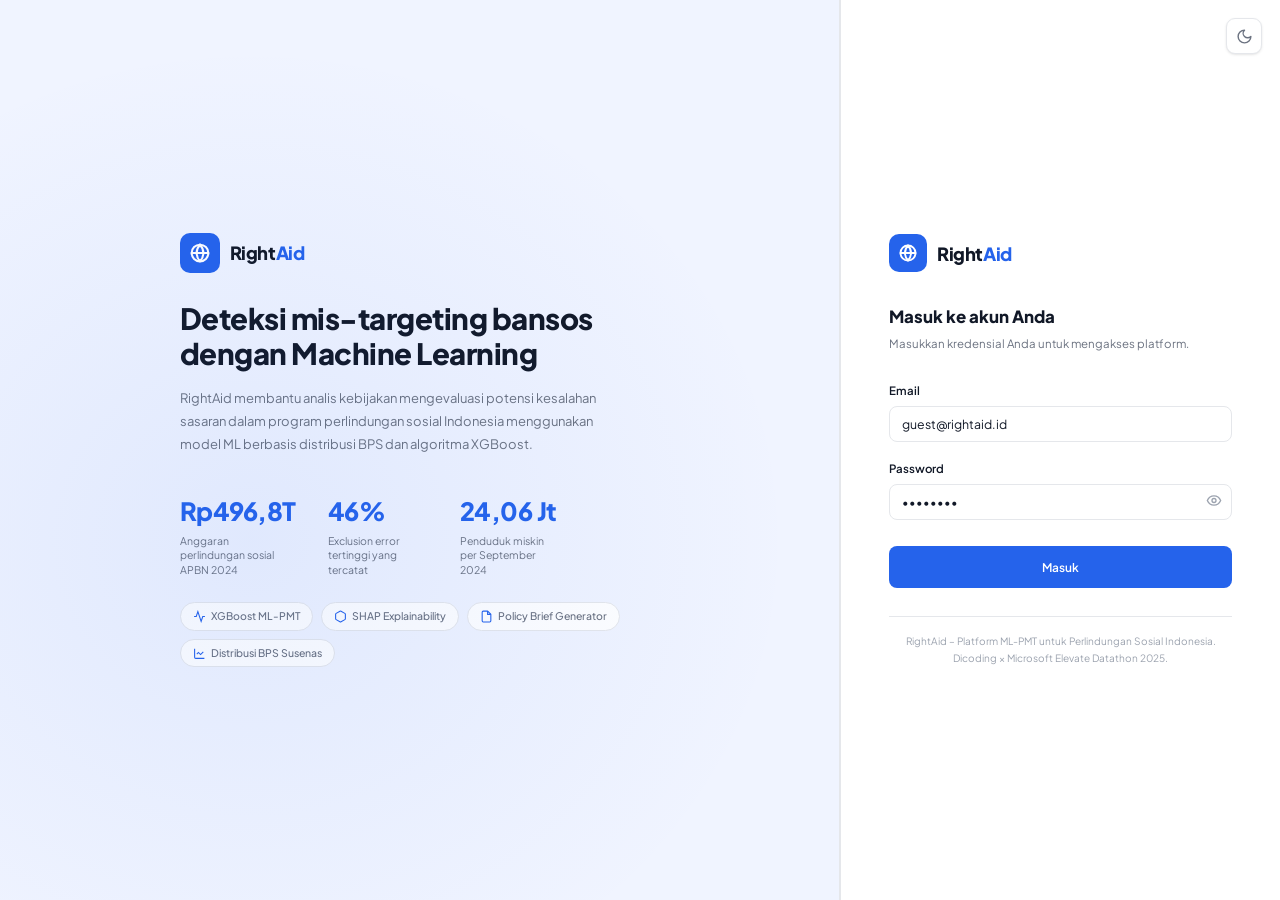
<file: frontend/index.html>
<!DOCTYPE html>
<html lang="id">
<head>
  <meta charset="UTF-8" />
  <meta name="viewport" content="width=device-width, initial-scale=1.0" />
  <title>RightAid - Login</title>
  <meta name="description" content="RightAid: Platform ML untuk deteksi mis-targeting bantuan sosial Indonesia berbasis data BPS." />
  <link rel="icon" href="favicon.svg" type="image/svg+xml" />
  <link rel="stylesheet" href="css/style.css" />
  <style>
    .login-left-bg {
      position: relative;
      background: #F0F4FF;
      border-right: 1px solid var(--border);
      overflow: hidden;
    }
    .login-left-bg::before {
      content: '';
      position: absolute; inset: 0;
      background: radial-gradient(ellipse at 30% 60%, rgba(37,99,235,.08) 0%, transparent 65%);
    }
    .stat-row { display: flex; gap: 32px; margin-top: 36px; flex-wrap: wrap; }
    .stat-item .val { font-size: 1.8rem; font-weight: 800; color: var(--accent); letter-spacing: -.5px; }
    .stat-item .lbl { font-size: .75rem; color: var(--text-2); margin-top: 2px; max-width: 100px; line-height: 1.4; }
    .chip-row { display: flex; gap: 8px; flex-wrap: wrap; margin-top: 24px; }
    .chip { padding: 5px 12px; border-radius: 20px; border: 1px solid var(--border); font-size: .75rem; font-weight: 500; color: var(--text-2); background: var(--surface); display: flex; align-items: center; gap: 5px; }
    .chip svg { width: 13px; height: 13px; color: var(--accent); }
    .error-msg { font-size: .78rem; color: var(--danger); margin-top: 4px; display: none; }
    .error-msg.show { display: block; }
    .form-control-eye { position: relative; }
    .form-control-eye input { padding-right: 38px; }
    .eye-btn { position: absolute; right: 10px; top: 50%; transform: translateY(-50%); background: none; color: var(--text-3); }
    .eye-btn svg { width: 16px; height: 16px; }
  </style>
</head>
<body>
  <div class="login-shell">
    <!-- Left hero -->
    <div class="login-left login-left-bg">
      <div class="login-hero">
        <div style="display:flex;align-items:center;gap:10px;margin-bottom:28px;">
          <div style="width:40px;height:40px;border-radius:10px;background:var(--accent);display:flex;align-items:center;justify-content:center;">
            <svg xmlns="http://www.w3.org/2000/svg" width="20" height="20" viewBox="0 0 24 24" fill="none" stroke="#fff" stroke-width="2.5" stroke-linecap="round" stroke-linejoin="round"><circle cx="12" cy="12" r="10"/><path d="M12 2a14.5 14.5 0 0 0 0 20 14.5 14.5 0 0 0 0-20"/><path d="M2 12h20"/></svg>
          </div>
          <span style="font-size:1.3rem;font-weight:800;letter-spacing:-.4px;">Right<span style="color:var(--accent)">Aid</span></span>
        </div>
        <h1 style="font-size:2.1rem;font-weight:800;line-height:1.2;letter-spacing:-.5px;margin-bottom:16px;">
          Deteksi mis-targeting bansos<br>dengan Machine Learning
        </h1>
        <p style="font-size:.93rem;color:var(--text-2);line-height:1.75;max-width:440px;">
          RightAid membantu analis kebijakan mengevaluasi potensi kesalahan sasaran dalam program perlindungan sosial Indonesia menggunakan model ML berbasis distribusi BPS dan algoritma XGBoost.
        </p>

        <div class="stat-row">
          <div class="stat-item"><div class="val">Rp496,8T</div><div class="lbl">Anggaran perlindungan sosial APBN 2024</div></div>
          <div class="stat-item"><div class="val">46%</div><div class="lbl">Exclusion error tertinggi yang tercatat</div></div>
          <div class="stat-item"><div class="val">24,06 Jt</div><div class="lbl">Penduduk miskin per September 2024</div></div>
        </div>

        <div class="chip-row">
          <div class="chip">
            <svg xmlns="http://www.w3.org/2000/svg" viewBox="0 0 24 24" fill="none" stroke="currentColor" stroke-width="2"><polyline points="22 12 18 12 15 21 9 3 6 12 2 12"/></svg>
            XGBoost ML-PMT
          </div>
          <div class="chip">
            <svg xmlns="http://www.w3.org/2000/svg" viewBox="0 0 24 24" fill="none" stroke="currentColor" stroke-width="2"><path d="M21 16V8a2 2 0 0 0-1-1.73l-7-4a2 2 0 0 0-2 0l-7 4A2 2 0 0 0 3 8v8a2 2 0 0 0 1 1.73l7 4a2 2 0 0 0 2 0l7-4A2 2 0 0 0 21 16z"/></svg>
            SHAP Explainability
          </div>
          <div class="chip">
            <svg xmlns="http://www.w3.org/2000/svg" viewBox="0 0 24 24" fill="none" stroke="currentColor" stroke-width="2"><path d="M14 2H6a2 2 0 0 0-2 2v16a2 2 0 0 0 2 2h12a2 2 0 0 0 2-2V8z"/><polyline points="14 2 14 8 20 8"/></svg>
            Policy Brief Generator
          </div>
          <div class="chip">
            <svg xmlns="http://www.w3.org/2000/svg" viewBox="0 0 24 24" fill="none" stroke="currentColor" stroke-width="2"><path d="M3 3v16a2 2 0 0 0 2 2h16"/><path d="m19 9-5 5-4-4-3 3"/></svg>
            Distribusi BPS Susenas
          </div>
        </div>
      </div>
    </div>

    <!-- Right login form -->
    <div class="login-right">
      <div class="login-form-wrap">
        <div class="login-logo">
          <div class="mark">
            <svg xmlns="http://www.w3.org/2000/svg" width="18" height="18" viewBox="0 0 24 24" fill="none" stroke="#fff" stroke-width="2.5" stroke-linecap="round" stroke-linejoin="round"><circle cx="12" cy="12" r="10"/><path d="M12 2a14.5 14.5 0 0 0 0 20 14.5 14.5 0 0 0 0-20"/><path d="M2 12h20"/></svg>
          </div>
          <div class="name">Right<span>Aid</span></div>
        </div>

        <h2 style="font-size:1.2rem;font-weight:800;margin-bottom:4px;">Masuk ke akun Anda</h2>
        <p style="font-size:.82rem;color:var(--text-2);margin-bottom:28px;">Masukkan kredensial Anda untuk mengakses platform.</p>

        <form id="login-form" onsubmit="handleLogin(event)">
          <div class="form-group">
            <label class="form-label" for="email">Email</label>
            <input id="email" class="form-control" type="email" placeholder="nama@instansi.go.id" value="guest@rightaid.id" autocomplete="email" required />
          </div>
          <div class="form-group">
            <label class="form-label" for="password">Password</label>
            <div class="form-control-eye">
              <input id="password" class="form-control" type="password" placeholder="Masukkan password" value="guest123" required />
              <button type="button" class="eye-btn" onclick="togglePwd()" aria-label="Toggle password">
                <svg id="eye-icon" xmlns="http://www.w3.org/2000/svg" viewBox="0 0 24 24" fill="none" stroke="currentColor" stroke-width="2"><path d="M2 12s3-7 10-7 10 7 10 7-3 7-10 7-10-7-10-7Z"/><circle cx="12" cy="12" r="3"/></svg>
              </button>
            </div>
            <div class="error-msg" id="error-msg">Email atau password salah.</div>
          </div>

          <button type="submit" id="login-btn" class="btn btn-primary w-full" style="justify-content:center;height:42px;margin-top:8px;">
            <span id="btn-text">Masuk</span>
            <span id="btn-spinner" class="spinner" style="display:none;width:16px;height:16px;border-color:rgba(255,255,255,.3);border-top-color:#fff;"></span>
          </button>
        </form>

        <div class="divider" style="margin-top:28px;"></div>
        <p style="font-size:.72rem;color:var(--text-3);text-align:center;line-height:1.6;">
          RightAid &ndash; Platform ML-PMT untuk Perlindungan Sosial Indonesia.<br>Dicoding &times; Microsoft Elevate Datathon 2025.
        </p>
      </div>
    </div>
  </div>

  <div id="toast-container"></div>
  <script src="js/data.js?v=3"></script>
  <script src="js/app.js?v=4"></script>
  <script>
    function togglePwd() {
      const inp = document.getElementById("password");
      inp.type = inp.type === "password" ? "text" : "password";
    }

    async function handleLogin(e) {
      e.preventDefault();
      const email = document.getElementById("email").value.trim();
      const pwd   = document.getElementById("password").value;
      const err   = document.getElementById("error-msg");
      const btn   = document.getElementById("login-btn");
      const spinner = document.getElementById("btn-spinner");
      const btnText = document.getElementById("btn-text");

      err.classList.remove("show");
      btn.disabled = true;
      btnText.textContent = "Memproses...";
      spinner.style.display = "block";

      // Try API login first
      let loginOk = false;
      let userData = null;

      try {
        const result = await App.loginAPI(email, pwd);
        // API success — use returned user data
        userData = result.user;
        loginOk = true;
      } catch (apiErr) {
        // Backend unavailable or credentials rejected — try offline fallback
        const OFFLINE_USERS = {
          "guest@rightaid.id":      { name: "Analis Kebijakan", role: "Kemensos RI", password: "guest123" },
          "guest@rightaid":         { name: "Analis Kebijakan", role: "Kemensos RI", password: "guest123" },
          "analis@kemensos.go.id":  { name: "Dr. Ratna Dewi",    role: "Kemensos RI", password: "kemensos2025" },
        };
        const u = OFFLINE_USERS[email];
        if (u && u.password === pwd) {
          userData = { name: u.name, role: u.role, email: email };
          loginOk = true;
          App.showToast("Mode offline — backend tidak tersedia.", "default");
        }
      }

      if (!loginOk) {
        err.classList.add("show");
        btn.disabled = false;
        btnText.textContent = "Masuk";
        spinner.style.display = "none";
        return;
      }

      // Start a clean session for the new user — never inherit a previous
      // user's uploaded session, province, or scenario.
      App.SESSION.user = userData;
      App.SESSION.lastSessionId = null;
      App.SESSION.province = null;
      App.SESSION.scenario = "normal";
      App.SESSION.generated = false;
      App.saveSession();
      App.showToast("Login berhasil. Selamat datang, " + userData.name + "!", "success");
      await App.sleep(600);
      App.goTo("dashboard.html");
    }
  </script>
</body>
</html>
</file>
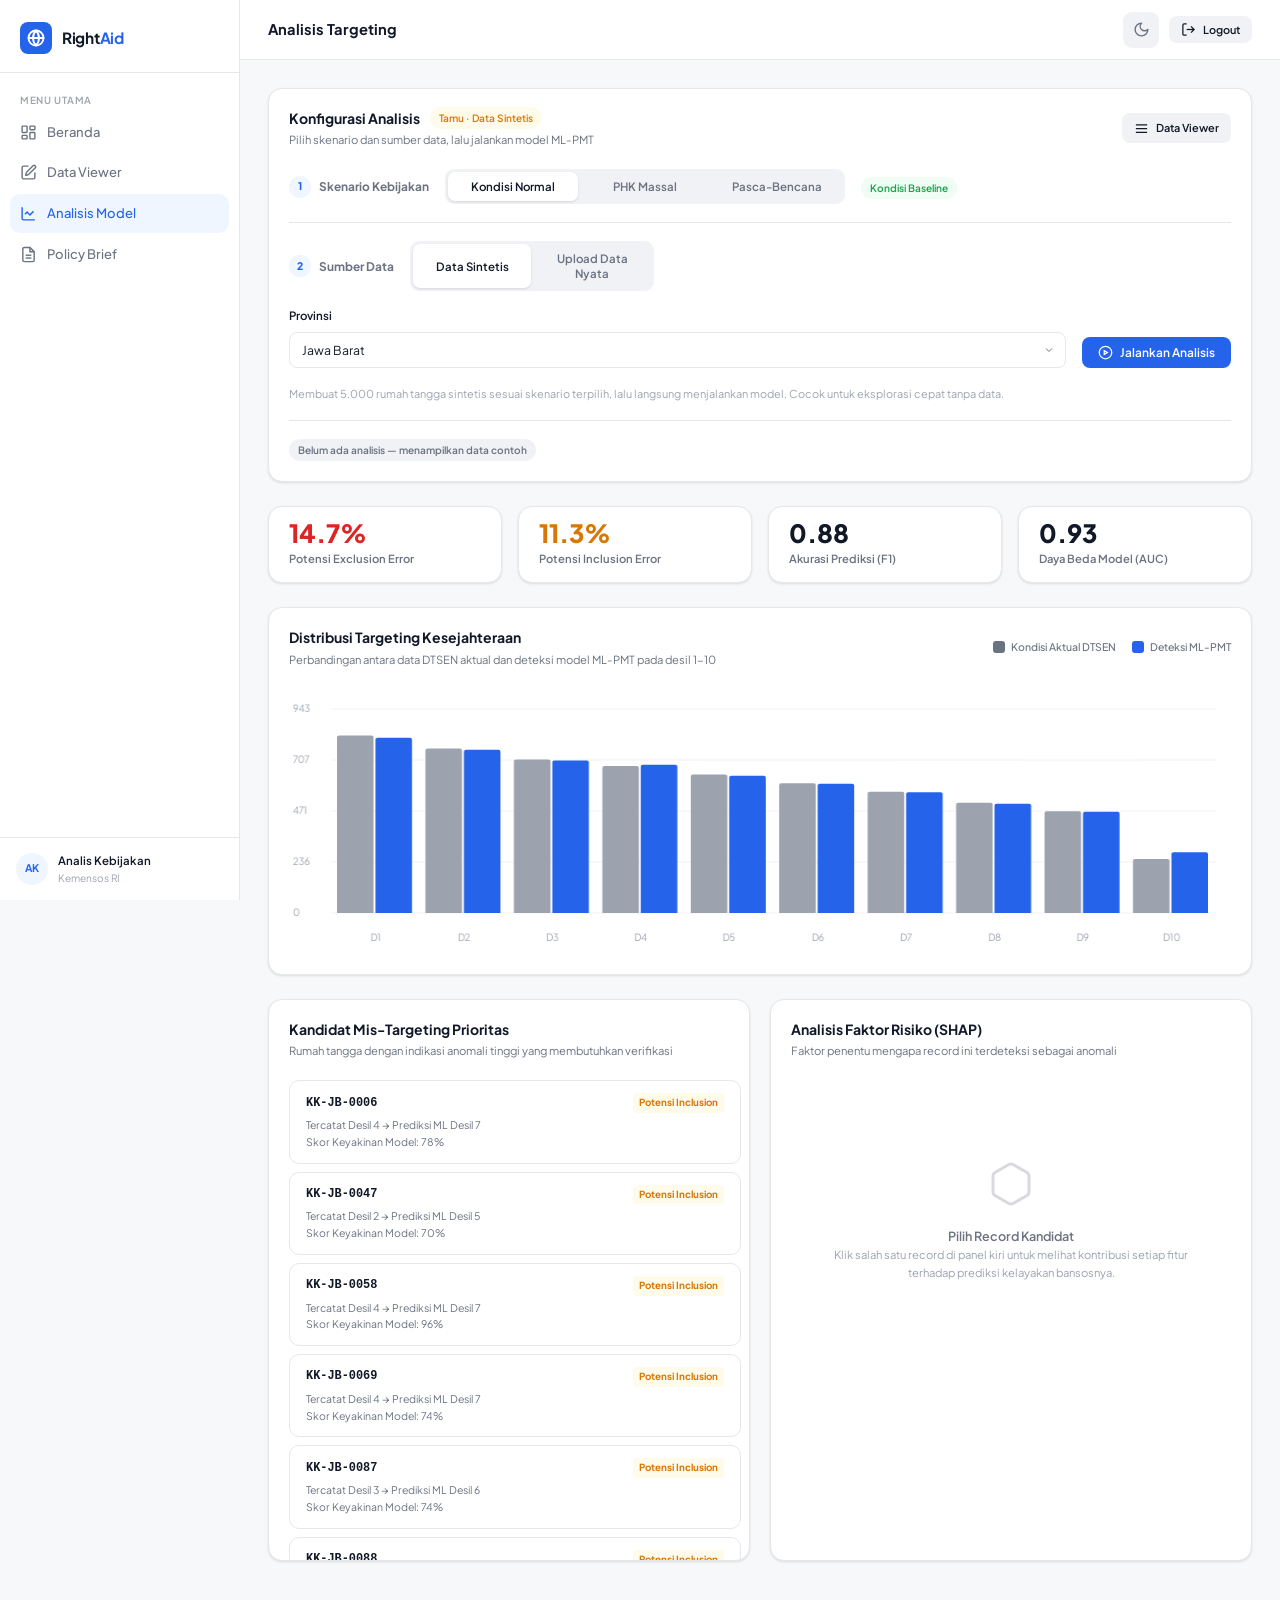
<file: frontend/analysis.html>
<!DOCTYPE html>
<html lang="id">
<head>
  <meta charset="UTF-8" />
  <meta name="viewport" content="width=device-width, initial-scale=1.0" />
  <title>Analisis Targeting - RightAid</title>
  <meta name="description" content="Analisis deteksi mis-targeting bansos menggunakan RightAid ML-PMT." />
  <link rel="icon" href="favicon.svg" type="image/svg+xml" />
  <link rel="stylesheet" href="css/style.css" />
  <style>
    .metric-pill { padding:14px 20px; border-radius:var(--radius-lg); background:var(--surface); border:1px solid var(--border); box-shadow:var(--shadow); display:flex; flex-direction:column; gap:4px; }
    .metric-pill .val { font-size:1.8rem; font-weight:800; line-height:1; }
    .metric-pill .lbl { font-size:.8rem; color:var(--text-2); font-weight:600; }
    .metric-row { display:grid; grid-template-columns:repeat(4,1fr); gap:16px; margin-bottom:24px; }
    .comparison-grid { display:grid; grid-template-columns:1fr 1fr; gap:20px; margin-bottom:24px; }
    .shap-record-item { padding:12px 16px; border-radius:var(--radius); border:1px solid var(--border); cursor:pointer; transition:border-color var(--transition),background var(--transition); margin-bottom:8px; display:flex; flex-direction:column; gap:4px; }
    .shap-record-item:hover { border-color:var(--accent); background:var(--accent-light); }
    .shap-record-item.selected { border-color:var(--accent); background:var(--accent-light); border-left:4px solid var(--accent); }
    .rec-header { display:flex; align-items:center; justify-content:space-between; }
    .rec-id { font-size:.85rem; font-family:monospace; font-weight:700; color:var(--text); }
    .rec-status { font-size:.7rem; padding:2px 6px; border-radius:4px; font-weight:700; }
    .status-err { background:var(--danger-light); color:var(--danger); }
    .status-warn { background:var(--warning-light); color:var(--warning); }
    .rec-details { font-size:.75rem; color:var(--text-2); }
    .legend-item { display:flex; align-items:center; gap:6px; font-size:.75rem; color:var(--text-2); font-weight:500; }
    .legend-sq { width:12px; height:12px; border-radius:3px; }
    .config-row { display:flex; gap:16px; align-items:center; flex-wrap:wrap; }
    .step-label { font-weight:700; font-size:.85rem; color:var(--text-2); flex-shrink:0; display:flex; align-items:center; gap:8px; }
    .step-num { display:inline-flex; align-items:center; justify-content:center; width:22px; height:22px; border-radius:50%; background:var(--accent-light); color:var(--accent); font-size:.75rem; font-weight:800; }
    .source-toggle { max-width:360px; }
    .mode-panel { display:none; }
    .mode-panel.active { display:flex; gap:16px; align-items:flex-end; flex-wrap:wrap; }
    .helper-text { flex-basis:100%; font-size:.78rem; color:var(--text-3); margin-top:2px; line-height:1.5; }
    .status-bar { display:flex; align-items:center; gap:12px; flex-wrap:wrap; }
  </style>
</head>
<body>
  <div class="app-shell">
    <div id="sidebar-mount"></div>
    <div class="main-content">
      <div id="topbar-mount"></div>
      <div class="page-body">

        <!-- Konfigurasi Analisis -->
        <div class="card mb-6">
          <div class="card-header">
            <div>
              <div class="card-title" style="display:flex;align-items:center;gap:10px;">Konfigurasi Analisis <span id="access-badge" class="badge badge-gray" title="Tipe akun"></span></div>
              <div class="card-subtitle">Pilih skenario dan sumber data, lalu jalankan model ML-PMT</div>
            </div>
            <a href="data-viewer.html" class="btn btn-secondary btn-sm">
              <svg xmlns="http://www.w3.org/2000/svg" width="13" height="13" viewBox="0 0 24 24" fill="none" stroke="currentColor" stroke-width="2"><path d="M3 12h18M3 6h18M3 18h18"/></svg>
              Data Viewer
            </a>
          </div>
          <div class="card-body">

            <!-- Step 1: Skenario -->
            <div class="config-row">
              <div class="step-label"><span class="step-num">1</span> Skenario Kebijakan</div>
              <div class="tabs" style="flex:1;max-width:400px;" id="scenario-tabs">
                <button class="tab-btn active" onclick="setScenario('normal',this)">Kondisi Normal</button>
                <button class="tab-btn" onclick="setScenario('phk',this)">PHK Massal</button>
                <button class="tab-btn" onclick="setScenario('bencana',this)">Pasca-Bencana</button>
              </div>
              <div id="scenario-badge"></div>
            </div>

            <div class="divider" style="margin:18px 0;"></div>

            <!-- Step 2: Sumber Data -->
            <div class="config-row">
              <div class="step-label"><span class="step-num">2</span> Sumber Data</div>
              <div class="tabs source-toggle" id="source-tabs">
                <button class="tab-btn active" id="src-synthetic" onclick="setSource('synthetic',this)">Data Sintetis</button>
                <button class="tab-btn" id="src-upload" onclick="setSource('upload',this)">Upload Data Nyata</button>
              </div>
            </div>

            <!-- Synthetic mode -->
            <div class="mode-panel active" id="mode-synthetic" style="margin-top:16px;">
              <div class="form-group" style="flex:1;min-width:200px;margin-bottom:0;">
                <label class="form-label" for="synth-province-select">Provinsi</label>
                <select id="synth-province-select" class="form-control"></select>
              </div>
              <button class="btn btn-primary" onclick="generateAndPredict()" style="flex-shrink:0;">
                <svg xmlns="http://www.w3.org/2000/svg" width="14" height="14" viewBox="0 0 24 24" fill="none" stroke="currentColor" stroke-width="2"><circle cx="12" cy="12" r="10"/><path d="m10 15 5-3-5-3v6z"/></svg>
                Jalankan Analisis
              </button>
              <div class="helper-text">Membuat 5.000 rumah tangga sintetis sesuai skenario terpilih, lalu langsung menjalankan model. Cocok untuk eksplorasi cepat tanpa data.</div>
            </div>

            <!-- Upload mode -->
            <div class="mode-panel" id="mode-upload" style="margin-top:16px;">
              <div class="form-group" style="flex:1;min-width:180px;margin-bottom:0;">
                <label class="form-label" for="upload-province-select">Provinsi</label>
                <select id="upload-province-select" class="form-control"></select>
              </div>
              <div class="form-group" style="flex:2;min-width:240px;margin-bottom:0;">
                <label class="form-label" for="upload-file-input">File CSV atau JSON</label>
                <input type="file" id="upload-file-input" class="form-control" accept=".csv,.json" />
              </div>
              <button class="btn btn-outline" onclick="downloadTemplate()" style="flex-shrink:0;" title="Unduh format kolom yang benar">
                <svg xmlns="http://www.w3.org/2000/svg" width="14" height="14" viewBox="0 0 24 24" fill="none" stroke="currentColor" stroke-width="2"><path d="M21 15v4a2 2 0 0 1-2 2H5a2 2 0 0 1-2-2v-4"/><polyline points="7 10 12 15 17 10"/><line x1="12" y1="15" x2="12" y2="3"/></svg>
                Template
              </button>
              <button class="btn btn-primary" onclick="uploadAndPredict()" style="flex-shrink:0;">
                <svg xmlns="http://www.w3.org/2000/svg" width="14" height="14" viewBox="0 0 24 24" fill="none" stroke="currentColor" stroke-width="2"><path d="M21 15v4a2 2 0 0 1-2 2H5a2 2 0 0 1-2-2v-4"/><polyline points="17 8 12 3 7 8"/><line x1="12" y1="3" x2="12" y2="15"/></svg>
                Upload &amp; Analisis
              </button>
              <div class="helper-text">Unggah data rumah tangga nyata. Gunakan <strong>Template</strong> agar kolom sesuai — data divalidasi lalu langsung dijalankan melalui model.</div>
            </div>

            <div class="divider" style="margin:18px 0;"></div>

            <!-- Status -->
            <div class="status-bar">
              <span id="data-status" class="badge badge-gray">Belum ada analisis — menampilkan data contoh</span>
              <button class="btn btn-secondary btn-sm" onclick="runPredict()" id="btn-rerun" style="display:none;" title="Jalankan ulang model pada data yang sama">
                <svg xmlns="http://www.w3.org/2000/svg" width="13" height="13" viewBox="0 0 24 24" fill="none" stroke="currentColor" stroke-width="2"><path d="M23 4v6h-6M1 20v-6h6"/><path d="M3.51 9a9 9 0 0 1 14.85-3.36L23 10M1 14l4.64 4.36A9 9 0 0 0 20.49 15"/></svg>
                Analisis Ulang
              </button>
            </div>

          </div>
        </div>

        <!-- Metric overview -->
        <div id="metric-row-ml" class="metric-row"></div>

        <!-- Row 1: Decile distribution chart -->
        <div class="card mb-6">
          <div class="card-header">
            <div>
              <div class="card-title">Distribusi Targeting Kesejahteraan</div>
              <div class="card-subtitle">Perbandingan antara data DTSEN aktual dan deteksi model ML-PMT pada desil 1-10</div>
            </div>
            <div style="display:flex;gap:16px;">
              <div class="legend-item"><div class="legend-sq" style="background:#6B7280;"></div> Kondisi Aktual DTSEN</div>
              <div class="legend-item"><div class="legend-sq" style="background:#2563EB;"></div> Deteksi ML-PMT</div>
            </div>
          </div>
          <div class="card-body">
            <canvas id="decile-chart" width="900" height="260" style="width:100%;height:260px;"></canvas>
          </div>
        </div>

        <!-- Row 2: Candidates and SHAP panel -->
        <div class="comparison-grid">
          <!-- Candidate mis-targeting list -->
          <div class="card">
            <div class="card-header">
              <div>
                <div class="card-title">Kandidat Mis-Targeting Prioritas</div>
                <div class="card-subtitle">Rumah tangga dengan indikasi anomali tinggi yang membutuhkan verifikasi</div>
              </div>
            </div>
            <div class="card-body" style="height:500px;overflow-y:auto;padding-right:8px;" id="candidate-list"></div>
          </div>

          <!-- SHAP panel -->
          <div class="card">
            <div class="card-header">
              <div>
                <div class="card-title">Analisis Faktor Risiko (SHAP)</div>
                <div class="card-subtitle">Faktor penentu mengapa record ini terdeteksi sebagai anomali</div>
              </div>
            </div>
            <div class="card-body" style="height:500px;overflow-y:auto;">
              <div id="shap-placeholder" style="text-align:center;padding:80px 24px;color:var(--text-3);">
                <svg xmlns="http://www.w3.org/2000/svg" width="48" height="48" viewBox="0 0 24 24" fill="none" stroke="currentColor" stroke-width="1.5" style="opacity:.4;margin-bottom:12px;"><path d="M21 16V8a2 2 0 0 0-1-1.73l-7-4a2 2 0 0 0-2 0l-7 4A2 2 0 0 0 3 8v8a2 2 0 0 0 1 1.73l7 4a2 2 0 0 0 2 0l7-4A2 2 0 0 0 21 16z"/></svg>
                <p style="font-size:.9rem;font-weight:600;color:var(--text-2);">Pilih Record Kandidat</p>
                <p style="font-size:.8rem;">Klik salah satu record di panel kiri untuk melihat kontribusi setiap fitur terhadap prediksi kelayakan bansosnya.</p>
              </div>
              <div id="shap-panel" style="display:none;">
                <div id="shap-record-info" style="margin-bottom:20px;padding:16px;background:var(--surface-2);border-radius:var(--radius);font-size:.85rem;"></div>
                <div style="font-size:.8rem;font-weight:700;margin-bottom:16px;color:var(--text-2);">Kontribusi Fitur (Nilai SHAP)</div>
                <div id="shap-bars" style="margin-bottom:24px;"></div>
                <div class="divider"></div>
                <div style="display:flex;flex-direction:column;gap:8px;font-size:.75rem;">
                  <div class="legend-item"><div class="legend-sq" style="background:#2563EB;"></div> Mendorong prediksi ke arah <strong>TIDAK LAYAK</strong> (Desil Atas)</div>
                  <div class="legend-item"><div class="legend-sq" style="background:#DC2626;"></div> Mendorong prediksi ke arah <strong>LAYAK BANSOS</strong> (Desil Bawah)</div>
                </div>
              </div>
            </div>
          </div>
        </div>

      </div>
    </div>
  </div>
  
  <div id="toast-container"></div>
  <script src="js/data.js?v=3"></script>
  <script src="js/app.js?v=4"></script>
  <script>
    // ── State ──────────────────────────────────────────────────────────────────
    var currentSessionId = null;
    var currentPredictions = null;

    const scenDescMap = {
      normal: { label: "Kondisi Baseline", cls: "badge-green" },
      phk:    { label: "Dampak PHK Massal", cls: "badge-yellow" },
      bencana:{ label: "Dampak Bencana", cls: "badge-red" },
    };

    // ── Init ──────────────────────────────────────────────────────────────────
    document.addEventListener("DOMContentLoaded", function() {
      document.getElementById("sidebar-mount").innerHTML = App.buildSidebar("analysis");
      document.getElementById("topbar-mount").innerHTML  = App.buildTopbar("Analisis Targeting");

      // Populate province dropdowns (synthetic + upload)
      ["synth-province-select", "upload-province-select"].forEach(function(selId) {
        var sel = document.getElementById(selId);
        EkoData.PROVINCES.forEach(function(p) {
          var opt = document.createElement("option");
          opt.value = p.id; opt.textContent = p.name;
          sel.appendChild(opt);
        });
        if (App.SESSION.province) sel.value = App.SESSION.province;
      });

      window.currentScenario = App.SESSION.scenario || "normal";
      window.currentSource = "synthetic";

      // Restore session_id if stored
      var stored = App.SESSION.lastSessionId;
      if (stored) currentSessionId = stored;

      applyAccess();
      renderAll();
      renderStatus();
      App.loadSession();

      // Auto-restore the previous session's results so data survives navigation.
      if (stored) {
        App.showToast("Memuat sesi sebelumnya...", "default");
        runPredict();
      }
    });

    // â”€â”€ Scenario tabs â”€â”€â”€â”€â”€â”€â”€â”€â”€â”€â”€â”€â”€â”€â”€â”€â”€â”€â”€â”€â”€â”€â”€â”€â”€â”€â”€â”€â”€â”€â”€â”€â”€â”€â”€â”€â”€â”€â”€â”€â”€â”€â”€â”€â”€â”€â”€â”€â”€â”€â”€â”€â”€â”€â”€â”€
    function setScenario(sc, el) {
      window.currentScenario = sc;
      App.SESSION.scenario = sc;
      App.saveSession();
      document.querySelectorAll("#scenario-tabs .tab-btn").forEach(function(b) { b.classList.remove("active"); });
      el.classList.add("active");
      renderAll();
    }

    function setSource(src, el) {
      window.currentSource = src;
      document.querySelectorAll("#source-tabs .tab-btn").forEach(function(b) { b.classList.remove("active"); });
      el.classList.add("active");
      document.getElementById("mode-synthetic").classList.toggle("active", src === "synthetic");
      document.getElementById("mode-upload").classList.toggle("active", src === "upload");
    }

    // Reflects whether results are live, a session is pending, or only sample data is shown
    function renderStatus() {
      var el = document.getElementById("data-status");
      var rerun = document.getElementById("btn-rerun");
      var prov = App.SESSION.province ? " — " + App.SESSION.province : "";
      if (currentPredictions) {
        el.className = "badge badge-green";
        el.textContent = "Menampilkan hasil analisis" + prov;
        rerun.style.display = "";
      } else if (currentSessionId) {
        el.className = "badge badge-blue";
        el.textContent = "Sesi tersimpan" + prov + " — klik Analisis Ulang untuk memproses";
        rerun.style.display = "";
      } else {
        el.className = "badge badge-gray";
        el.textContent = (!window.isGuest)
          ? "Belum ada data — unggah file untuk memulai"
          : "Belum ada analisis — menampilkan data contoh";
        rerun.style.display = "none";
      }
    }

    function renderAll() {
      var sc = window.currentScenario;
      var d = scenDescMap[sc];
      document.getElementById("scenario-badge").innerHTML =
        '<span class="badge ' + d.cls + '">' + d.label + '</span>';
      if (currentPredictions) {
        renderMetricsFromAPI(currentPredictions);
        renderDecileChartFromAPI(currentPredictions);
        renderCandidatesFromAPI(currentPredictions);
      } else if (!window.isGuest) {
        // Real accounts are upload-only — never show synthetic/sample data before a real upload.
        renderEmptyState();
      } else {
        renderMetricsDummy(sc);
        renderDecileChartDummy(sc);
        renderCandidatesDummy(sc);
      }
    }

    // Guest accounts demo with synthetic data; real accounts must upload their own data.
    function applyAccess() {
      window.isGuest = App.isGuest();

      var badge = document.getElementById("access-badge");
      if (window.isGuest) {
        badge.textContent = "Tamu · Data Sintetis";
        badge.className = "badge badge-yellow";
        setSource("synthetic", document.getElementById("src-synthetic"));
      } else {
        badge.textContent = "Wajib Upload Data";
        badge.className = "badge badge-blue";
        document.getElementById("src-synthetic").style.display = "none";
        setSource("upload", document.getElementById("src-upload"));
      }
    }

    // Placeholder shown to non-guest accounts until they upload real data.
    function renderEmptyState() {
      renderMetricsRaw("—", "—", "—", "—");
      App.drawBarChart(document.getElementById("decile-chart"),
        ["D1","D2","D3","D4","D5","D6","D7","D8","D9","D10"],
        [{ data: Array(10).fill(0) }, { data: Array(10).fill(0) }],
        { colors: ["#9CA3AF", "#2563EB"] });
      document.getElementById("candidate-list").innerHTML =
        '<div style="padding:48px 24px;text-align:center;color:var(--text-3);">' +
        '<p style="font-weight:600;color:var(--text-2);margin-bottom:6px;">Belum ada data</p>' +
        '<p style="font-size:.85rem;">Unggah data rumah tangga (CSV/JSON) di atas untuk menjalankan analisis.</p></div>';
    }

    // â”€â”€ Dummy renderers (fallback) â”€â”€â”€â”€â”€â”€â”€â”€â”€â”€â”€â”€â”€â”€â”€â”€â”€â”€â”€â”€â”€â”€â”€â”€â”€â”€â”€â”€â”€â”€â”€â”€â”€â”€â”€â”€â”€â”€â”€â”€â”€â”€â”€
    function renderMetricsDummy(sc) {
      var adj = { normal: [0,0,0,0], phk: [-.06,-.08,.08,.06], bencana: [-.09,-.11,.12,.09] }[sc];
      var ml = EkoData.ACCURACY_COMPARISON.ml;
      renderMetricsRaw(
        (ml.exclusionErr + adj[2] * 100).toFixed(1) + "%",
        (ml.inclusionErr + adj[3] * 100).toFixed(1) + "%",
        (ml.f1 + adj[0]).toFixed(2),
        (ml.auc + adj[1]).toFixed(2)
      );
    }

    function renderMetricsFromAPI(pred) {
      var m = pred.metrics || {};
      renderMetricsRaw(
        (m.exclusionErr || 0).toFixed(1) + "%",
        (m.inclusionErr || 0).toFixed(1) + "%",
        (m.f1  || 0).toFixed(4),
        (m.auc || 0).toFixed(4)
      );
    }

    function renderMetricsRaw(excl, incl, f1, auc) {
      var metrics = [
        { label: "Potensi Exclusion Error", val: excl, color: "var(--danger)" },
        { label: "Potensi Inclusion Error", val: incl, color: "var(--warning)" },
        { label: "Akurasi Prediksi (F1)",   val: f1,   color: "var(--text)" },
        { label: "Daya Beda Model (AUC)",   val: auc,  color: "var(--text)" }
      ];
      document.getElementById("metric-row-ml").innerHTML = metrics.map(function(m) {
        return '<div class="metric-pill"><div class="val" style="color:' + m.color + ';">' + m.val +
               '</div><div class="lbl">' + m.label + '</div></div>';
      }).join("");
    }

    function renderDecileChartDummy(sc) {
      var dist = EkoData.DECILE_DIST[sc];
      App.drawBarChart(document.getElementById("decile-chart"),
        ["D1","D2","D3","D4","D5","D6","D7","D8","D9","D10"],
        [{ data: dist.actual }, { data: dist.ml }],
        { colors: ["#9CA3AF", "#2563EB"] });
    }

    function renderDecileChartFromAPI(pred) {
      var dist = pred.decile_dist;
      if (!dist || !dist.ml) return renderDecileChartDummy(window.currentScenario);
      App.drawBarChart(document.getElementById("decile-chart"),
        ["D1","D2","D3","D4","D5","D6","D7","D8","D9","D10"],
        [{ data: dist.actual || dist.pmt }, { data: dist.ml }],
        { colors: ["#9CA3AF", "#2563EB"] });
    }

    function renderCandidatesDummy(sc) {
      var data = EkoData.generateHouseholds(App.SESSION.province || "JB", sc, sc === "normal" ? 10 : 25);
      var candidates = data.filter(function(r) { return Math.abs(r.pmtDecile - r.mlDecile) >= 2 || r.isAnomaly; });
      candidates.sort(function(a, b) { return Math.abs(b.pmtDecile - b.mlDecile) - Math.abs(a.pmtDecile - a.mlDecile); });
      renderCandidateList(candidates.slice(0, 15).map(function(c) {
        return {
          id: c.id, pmtDecile: c.pmtDecile, mlDecile: c.mlDecile,
          confidence: c.confidence,
          isExclusion: c.mlDecile <= 3 && c.pmtDecile > 3,
          isAnomaly: c.isAnomaly
        };
      }), null);
    }

    function renderCandidatesFromAPI(pred) {
      var recs = pred.mistargeting_candidates || pred.mismatches || [];
      renderCandidateList(recs.map(function(r) {
        var pmtD = r.pmtDecile || r.pmt_decile || 5;
        var mlD  = r.actualDecile || r.ml_decile || 5;
        return {
          id: r.id,
          pmtDecile: pmtD,
          mlDecile: mlD,
          confidence: r.confidence || r.prob_eligible || 0.5,
          isExclusion: (mlD <= 4 && pmtD > 4),
          isAnomaly: r.isAnomaly || r.is_anomaly || false
        };
      }), pred.session_id);
    }

    function renderCandidateList(items, sessionId) {
      if (!items.length) {
        document.getElementById("candidate-list").innerHTML =
          '<div style="padding:20px;text-align:center;color:var(--text-3);">Tidak ada anomali tinggi terdeteksi.</div>';
        return;
      }
      document.getElementById("candidate-list").innerHTML = items.map(function(c) {
        var statusCls = c.isExclusion ? "status-err" : "status-warn";
        var statusTxt = c.isExclusion ? "Potensi Exclusion" : "Potensi Inclusion";
        return [
          '<div class="shap-record-item" onclick="selectCandidate(\'' + c.id + '\', ' + c.isExclusion + ', \'' + (sessionId||'') + '\')">',
          '<div class="rec-header">',
          '<div class="rec-id">' + c.id + '</div>',
          '<div class="rec-status ' + statusCls + '">' + statusTxt + '</div>',
          '</div>',
          '<div class="rec-details">',
          'Tercatat Desil ' + (c.pmtDecile||'-') + ' &rarr; Prediksi ML Desil ' + (c.mlDecile||'-') + '<br>',
          'Skor Keyakinan Model: ' + ((c.confidence || 0.5) * 100).toFixed(0) + '%',
          '</div></div>'
        ].join("");
      }).join("");
    }

    // â”€â”€ Generate (API) â”€â”€â”€â”€â”€â”€â”€â”€â”€â”€â”€â”€â”€â”€â”€â”€â”€â”€â”€â”€â”€â”€â”€â”€â”€â”€â”€â”€â”€â”€â”€â”€â”€â”€â”€â”€â”€â”€â”€â”€â”€â”€â”€â”€â”€â”€â”€â”€â”€â”€â”€â”€â”€â”€â”€
    async function generateAndPredict() {
      var pid = document.getElementById("synth-province-select").value;
      var sc  = window.currentScenario;
      if (!pid) {
        App.showToast("Pilih provinsi terlebih dahulu.", "error");
        return;
      }
      App.SESSION.province = pid;
      App.saveSession();
      App.showToast("Generating data untuk " + pid + "...", "default");
      try {
        var genResp = await App.apiGenerate(pid, sc, (App.SESSION.anomalyPct || 15) / 100, 5000);
        currentSessionId = genResp.session_id;
        App.SESSION.lastSessionId = currentSessionId;
        App.saveSession();
        App.showToast("Data siap (" + genResp.total_records + " RT). Memproses prediksi...", "default");
        await runPredict();
      } catch(err) {
        App.showToast("Generate gagal: " + err.message, "error");
      }
    }

    // â”€â”€ Upload (API) â”€â”€â”€â”€â”€â”€â”€â”€â”€â”€â”€â”€â”€â”€â”€â”€â”€â”€â”€â”€â”€â”€â”€â”€â”€â”€â”€â”€â”€â”€â”€â”€â”€â”€â”€â”€â”€â”€â”€â”€â”€â”€â”€â”€â”€â”€â”€â”€â”€â”€â”€â”€â”€â”€â”€â”€â”€
    async function uploadAndPredict() {
      var fileInput = document.getElementById("upload-file-input");
      var pid = document.getElementById("upload-province-select").value;
      var sc  = window.currentScenario;
      if (!fileInput.files.length || !pid) {
        App.showToast("Pilih file dan provinsi terlebih dahulu.", "error");
        return;
      }
      App.showToast("Mengunggah data...", "default");
      try {
        var upResp = await App.apiUpload(fileInput.files[0], pid, sc);
        currentSessionId = upResp.session_id;
        App.SESSION.lastSessionId = currentSessionId;
        App.SESSION.province = pid;
        App.saveSession();
        App.showToast("Upload berhasil (" + upResp.total_records + " RT). Memproses prediksi...", "default");
        await runPredict();
      } catch(err) {
        App.showToast("Upload gagal: " + err.message, "error");
      }
    }

    async function downloadTemplate() {
      try {
        var blob = await App.apiDownloadTemplate();
        var url = URL.createObjectURL(blob);
        var a = document.createElement("a");
        a.href = url; a.download = "rightaid_template.csv";
        document.body.appendChild(a); a.click();
        document.body.removeChild(a);
        URL.revokeObjectURL(url);
      } catch(e) {
        App.showToast("Gagal mengunduh template.", "error");
      }
    }

    // â”€â”€ Predict â”€â”€â”€â”€â”€â”€â”€â”€â”€â”€â”€â”€â”€â”€â”€â”€â”€â”€â”€â”€â”€â”€â”€â”€â”€â”€â”€â”€â”€â”€â”€â”€â”€â”€â”€â”€â”€â”€â”€â”€â”€â”€â”€â”€â”€â”€â”€â”€â”€â”€â”€â”€â”€â”€â”€â”€â”€â”€â”€â”€â”€â”€
    async function runPredict() {
      if (!currentSessionId) {
        App.showToast("Belum ada sesi. Generate atau Upload data dulu.", "error");
        return;
      }
      try {
        var pred = await App.apiPredict(currentSessionId);
        pred.session_id = currentSessionId;  // inject for SHAP calls
        currentPredictions = pred;
        renderMetricsFromAPI(pred);
        renderDecileChartFromAPI(pred);
        renderCandidatesFromAPI(pred);
        renderStatus();
        App.showToast("Analisis selesai!", "success");
      } catch(err) {
        App.showToast("Analisis gagal: " + err.message + ". Menggunakan data dummy.", "error");
        currentPredictions = null;
        renderAll();
        renderStatus();
      }
    }

    // â”€â”€ SHAP â”€â”€â”€â”€â”€â”€â”€â”€â”€â”€â”€â”€â”€â”€â”€â”€â”€â”€â”€â”€â”€â”€â”€â”€â”€â”€â”€â”€â”€â”€â”€â”€â”€â”€â”€â”€â”€â”€â”€â”€â”€â”€â”€â”€â”€â”€â”€â”€â”€â”€â”€â”€â”€â”€â”€â”€â”€â”€â”€â”€â”€â”€â”€â”€
    async function selectCandidate(id, isExclusion, sessionId) {
      document.querySelectorAll(".shap-record-item").forEach(function(el) { el.classList.remove("selected"); });
      event.currentTarget.classList.add("selected");
      document.getElementById("shap-placeholder").style.display = "none";
      document.getElementById("shap-panel").style.display = "block";
      document.getElementById("shap-record-info").innerHTML =
        '<div style="font-weight:700;margin-bottom:4px;font-size:.9rem;">Record: ' + id + '</div>' +
        '<div style="color:var(--text-2);line-height:1.6;">Memuat analisis SHAP...</div>';
      document.getElementById("shap-bars").innerHTML = "";

      var sid = sessionId || currentSessionId;
      if (sid) {
        try {
          var shapData = await App.fetchSHAP(sid, id);
          document.getElementById("shap-record-info").innerHTML =
            '<div style="font-weight:700;margin-bottom:4px;font-size:.9rem;">Record: ' + id + '</div>' +
            '<div style="color:var(--text-2);line-height:1.6;">' +
            'Model mendeteksi anomali pada profil rumah tangga ini.' +
            (isExclusion
              ? '<br><strong style="color:var(--danger);">Rekomendasi:</strong> Prioritaskan untuk verifikasi inklusi bansos.'
              : '<br><strong style="color:var(--warning);">Rekomendasi:</strong> Evaluasi ulang kelayakan.') +
            '</div>';
          var sorted = (shapData.features || []).sort(function(a, b) {
            return Math.abs(b.shap_value) - Math.abs(a.shap_value);
          });
          App.renderSHAP(document.getElementById("shap-bars"),
            sorted.map(function(f) { return { feature: f.feature, value: f.shap_value }; }));
          return;
        } catch(e) {}
      }
      // Fallback to dummy SHAP
      var seed = id.charCodeAt(id.length - 1);
      var shapData = EkoData.SHAP_DEMO.map(function(s) {
        var mod = (seed % 5) / 10 + 0.8;
        return { feature: s.feature, value: s.value * mod * (seed % 2 === 0 ? 1 : -1) };
      }).sort(function(a, b) { return Math.abs(b.value) - Math.abs(a.value); });
      document.getElementById("shap-record-info").innerHTML =
        '<div style="font-weight:700;margin-bottom:4px;font-size:.9rem;">Record: ' + id + '</div>' +
        '<div style="color:var(--text-2);line-height:1.6;">Data dummy (backend tidak tersedia).' +
        (isExclusion
          ? '<br><strong style="color:var(--danger);">Rekomendasi:</strong> Prioritaskan untuk verifikasi.'
          : '<br><strong style="color:var(--warning);">Rekomendasi:</strong> Evaluasi ulang kelayakan.') +
        '</div>';
      App.renderSHAP(document.getElementById("shap-bars"), shapData);
    }
  </script>
</body>
</html>
</file>
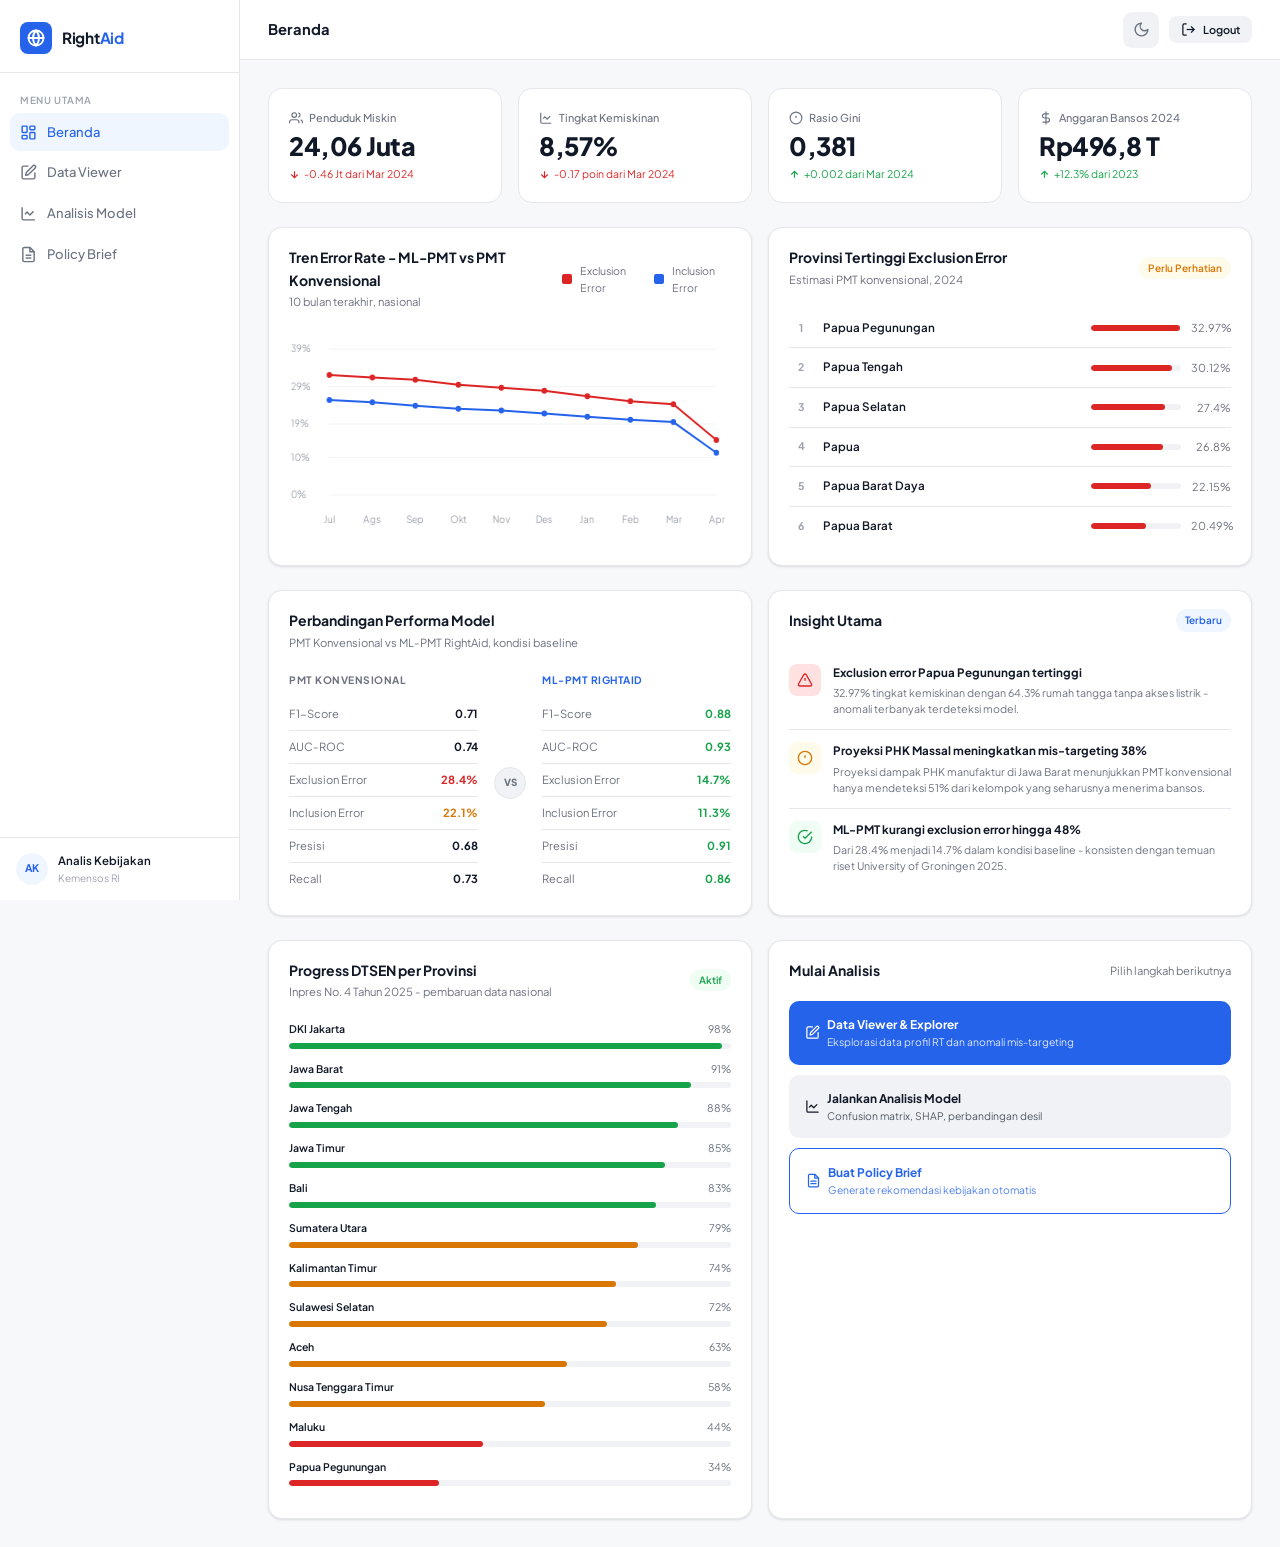
<file: frontend/dashboard.html>
﻿<!DOCTYPE html>
<html lang="id">
<head>
  <meta charset="UTF-8" />
  <meta name="viewport" content="width=device-width, initial-scale=1.0" />
  <title>Beranda - RightAid</title>
  <meta name="description" content="Dashboard ringkasan nasional RightAid: statistik kemiskinan, mis-targeting, dan kinerja model." />
  <link rel="icon" href="favicon.svg" type="image/svg+xml" />
  <link rel="stylesheet" href="css/style.css" />
  <style>
    .progress-label { display:flex; justify-content:space-between; font-size:.75rem; margin-bottom:5px; }
    .progress-label span:first-child { font-weight:600; }
    .progress-label span:last-child { color:var(--text-2); }
    .province-row { display:flex; align-items:center; gap:10px; padding:10px 0; border-bottom:1px solid var(--border); }
    .province-row:last-child { border-bottom:none; }
    .province-rank { width:24px; text-align:center; font-size:.75rem; font-weight:700; color:var(--text-3); }
    .province-name { flex:1; font-size:.83rem; font-weight:600; }
    .province-bar { width:90px; }
    .province-val { font-size:.78rem; color:var(--text-2); width:40px; text-align:right; }
    .model-compare { display:grid; grid-template-columns:1fr auto 1fr; gap:16px; align-items:start; }
    .model-col { }
    .model-label { font-size:.73rem; font-weight:700; text-transform:uppercase; letter-spacing:.05em; margin-bottom:10px; }
    .model-label.pmt { color:var(--text-2); }
    .model-label.ml { color:var(--accent); }
    .model-metric { display:flex; justify-content:space-between; align-items:center; padding:7px 0; border-bottom:1px solid var(--border); font-size:.8rem; }
    .model-metric:last-child { border-bottom:none; }
    .model-metric .key { color:var(--text-2); }
    .model-metric .val { font-weight:700; }
    .vs-divider { display:flex; align-items:center; justify-content:center; height:100%; }
    .vs-badge { background:var(--surface-2); border:1px solid var(--border); border-radius:50%; width:32px; height:32px; display:flex; align-items:center; justify-content:center; font-size:.7rem; font-weight:800; color:var(--text-2); }
    .insight-item { display:flex; gap:12px; padding:12px 0; border-bottom:1px solid var(--border); }
    .insight-item:last-child { border-bottom:none; }
    .insight-icon { width:32px; height:32px; border-radius:8px; display:flex; align-items:center; justify-content:center; flex-shrink:0; }
    .insight-text h4 { font-size:.83rem; font-weight:700; margin-bottom:3px; }
    .insight-text p { font-size:.76rem; color:var(--text-2); line-height:1.5; }
    .legend-row { display:flex; align-items:center; gap:8px; font-size:.76rem; color:var(--text-2); }
    .legend-dot { width:10px; height:10px; border-radius:2px; flex-shrink:0; }
  </style>
</head>
<body>
  <div class="app-shell">
    <div id="sidebar-mount"></div>
    <div class="main-content">
      <div id="topbar-mount"></div>
      <div class="page-body">

        <!-- Stat grid -->
        <div class="stat-grid" id="stat-grid"></div>

        <!-- Row 1: Trend chart + Province ranking -->
        <div class="grid-2 mb-6">
          <!-- Trend chart -->
          <div class="card">
            <div class="card-header">
              <div>
                <div class="card-title">Tren Error Rate - ML-PMT vs PMT Konvensional</div>
                <div class="card-subtitle">10 bulan terakhir, nasional</div>
              </div>
              <div style="display:flex;gap:12px;">
                <div class="legend-row"><div class="legend-dot" style="background:#DC2626;"></div> Exclusion Error</div>
                <div class="legend-row"><div class="legend-dot" style="background:#2563EB;"></div> Inclusion Error</div>
              </div>
            </div>
            <div class="card-body">
              <canvas id="trend-chart" width="520" height="200" style="width:100%;height:200px;"></canvas>
            </div>
          </div>

          <!-- Province ranking -->
          <div class="card">
            <div class="card-header">
              <div>
                <div class="card-title">Provinsi Tertinggi Exclusion Error</div>
                <div class="card-subtitle">Estimasi PMT konvensional, 2024</div>
              </div>
              <span class="badge badge-yellow">Perlu Perhatian</span>
            </div>
            <div class="card-body" id="province-ranking"></div>
          </div>
        </div>

        <!-- Row 2: Model comparison + Insights -->
        <div class="grid-2 mb-6">
          <!-- Model comparison -->
          <div class="card">
            <div class="card-header">
              <div>
                <div class="card-title">Perbandingan Performa Model</div>
                <div class="card-subtitle">PMT Konvensional vs ML-PMT RightAid, kondisi baseline</div>
              </div>
            </div>
            <div class="card-body">
              <div class="model-compare">
                <div class="model-col">
                  <div class="model-label pmt">PMT Konvensional</div>
                  <div class="model-metric"><span class="key">F1-Score</span><span class="val">0.71</span></div>
                  <div class="model-metric"><span class="key">AUC-ROC</span><span class="val">0.74</span></div>
                  <div class="model-metric"><span class="key">Exclusion Error</span><span class="val text-danger">28.4%</span></div>
                  <div class="model-metric"><span class="key">Inclusion Error</span><span class="val text-warning">22.1%</span></div>
                  <div class="model-metric"><span class="key">Presisi</span><span class="val">0.68</span></div>
                  <div class="model-metric"><span class="key">Recall</span><span class="val">0.73</span></div>
                </div>
                <div class="vs-divider"><div class="vs-badge">VS</div></div>
                <div class="model-col">
                  <div class="model-label ml">ML-PMT RightAid</div>
                  <div class="model-metric"><span class="key">F1-Score</span><span class="val text-success">0.88</span></div>
                  <div class="model-metric"><span class="key">AUC-ROC</span><span class="val text-success">0.93</span></div>
                  <div class="model-metric"><span class="key">Exclusion Error</span><span class="val text-success">14.7%</span></div>
                  <div class="model-metric"><span class="key">Inclusion Error</span><span class="val text-success">11.3%</span></div>
                  <div class="model-metric"><span class="key">Presisi</span><span class="val text-success">0.91</span></div>
                  <div class="model-metric"><span class="key">Recall</span><span class="val text-success">0.86</span></div>
                </div>
              </div>
            </div>
          </div>

          <!-- Key insights -->
          <div class="card">
            <div class="card-header">
              <div class="card-title">Insight Utama</div>
              <span class="badge badge-blue">Terbaru</span>
            </div>
            <div class="card-body" id="insights-panel"></div>
          </div>
        </div>

        <!-- Row 3: DTSEN progress + Quick actions -->
        <div class="grid-2">
          <div class="card">
            <div class="card-header">
              <div>
                <div class="card-title">Progress DTSEN per Provinsi</div>
                <div class="card-subtitle">Inpres No. 4 Tahun 2025 - pembaruan data nasional</div>
              </div>
              <span class="badge badge-green">Aktif</span>
            </div>
            <div class="card-body" id="dtsen-progress"></div>
          </div>

          <div class="card">
            <div class="card-header">
              <div class="card-title">Mulai Analisis</div>
              <div class="card-subtitle">Pilih langkah berikutnya</div>
            </div>
            <div class="card-body">
              <div style="display:flex;flex-direction:column;gap:10px;">
                <a href="data-viewer.html" class="btn btn-primary" style="justify-content:flex-start;padding:14px 16px;border-radius:var(--radius);">
                  <svg xmlns="http://www.w3.org/2000/svg" width="18" height="18" viewBox="0 0 24 24" fill="none" stroke="currentColor" stroke-width="2" stroke-linecap="round" stroke-linejoin="round"><path d="M12 3H5a2 2 0 0 0-2 2v14a2 2 0 0 0 2 2h14a2 2 0 0 0 2-2v-7"/><path d="M18.375 2.625a1 1 0 0 1 3 3l-9.013 9.014a2 2 0 0 1-.853.505l-2.873.84a.5.5 0 0 1-.62-.62l.84-2.873a2 2 0 0 1 .506-.852z"/></svg>
                  <div style="text-align:left"><div style="font-size:.85rem;font-weight:700;">Data Viewer & Explorer</div><div style="font-size:.74rem;opacity:.85;font-weight:400;">Eksplorasi data profil RT dan anomali mis-targeting</div></div>
                </a>
                <a href="analysis.html" class="btn btn-secondary" style="justify-content:flex-start;padding:14px 16px;border-radius:var(--radius);">
                  <svg xmlns="http://www.w3.org/2000/svg" width="18" height="18" viewBox="0 0 24 24" fill="none" stroke="currentColor" stroke-width="2" stroke-linecap="round" stroke-linejoin="round"><path d="M3 3v16a2 2 0 0 0 2 2h16"/><path d="m19 9-5 5-4-4-3 3"/></svg>
                  <div style="text-align:left"><div style="font-size:.85rem;font-weight:700;">Jalankan Analisis Model</div><div style="font-size:.74rem;opacity:.7;font-weight:400;">Confusion matrix, SHAP, perbandingan desil</div></div>
                </a>
                <a href="policy.html" class="btn btn-outline" style="justify-content:flex-start;padding:14px 16px;border-radius:var(--radius);">
                  <svg xmlns="http://www.w3.org/2000/svg" width="18" height="18" viewBox="0 0 24 24" fill="none" stroke="currentColor" stroke-width="2" stroke-linecap="round" stroke-linejoin="round"><path d="M14 2H6a2 2 0 0 0-2 2v16a2 2 0 0 0 2 2h12a2 2 0 0 0 2-2V8z"/><polyline points="14 2 14 8 20 8"/><line x1="16" y1="13" x2="8" y2="13"/><line x1="16" y1="17" x2="8" y2="17"/></svg>
                  <div style="text-align:left"><div style="font-size:.85rem;font-weight:700;">Buat Policy Brief</div><div style="font-size:.74rem;opacity:.8;font-weight:400;">Generate rekomendasi kebijakan otomatis</div></div>
                </a>
              </div>
            </div>
          </div>
        </div>

      </div>
    </div>
  </div>
  <div id="toast-container"></div>
  <script src="js/data.js?v=3"></script>
  <script src="js/app.js?v=4"></script>
  <script>
  document.addEventListener("DOMContentLoaded", async function() {
    document.getElementById("sidebar-mount").innerHTML = App.buildSidebar("dashboard");
    document.getElementById("topbar-mount").innerHTML  = App.buildTopbar("Beranda");

    const icons = [
      `<svg xmlns="http://www.w3.org/2000/svg" width="14" height="14" viewBox="0 0 24 24" fill="none" stroke="currentColor" stroke-width="2"><path d="M17 21v-2a4 4 0 0 0-4-4H5a4 4 0 0 0-4 4v2"/><circle cx="9" cy="7" r="4"/><path d="M23 21v-2a4 4 0 0 0-3-3.87"/><path d="M16 3.13a4 4 0 0 1 0 7.75"/></svg>`,
      `<svg xmlns="http://www.w3.org/2000/svg" width="14" height="14" viewBox="0 0 24 24" fill="none" stroke="currentColor" stroke-width="2"><path d="M3 3v16a2 2 0 0 0 2 2h16"/><path d="m19 9-5 5-4-4-3 3"/></svg>`,
      `<svg xmlns="http://www.w3.org/2000/svg" width="14" height="14" viewBox="0 0 24 24" fill="none" stroke="currentColor" stroke-width="2"><circle cx="12" cy="12" r="10"/><line x1="12" y1="8" x2="12" y2="12"/><line x1="12" y1="16" x2="12.01" y2="16"/></svg>`,
      `<svg xmlns="http://www.w3.org/2000/svg" width="14" height="14" viewBox="0 0 24 24" fill="none" stroke="currentColor" stroke-width="2"><line x1="12" y1="1" x2="12" y2="23"/><path d="M17 5H9.5a3.5 3.5 0 0 0 0 7h5a3.5 3.5 0 0 1 0 7H6"/></svg>`,
    ];

    // Guest accounts see synthetic demo data; real accounts use live data only.
    const guest = App.isGuest();
    const NO_DATA = "Belum ada data tersedia.";
    const emptyPanel = (id, msg) => {
      const el = document.getElementById(id);
      if (el) el.innerHTML =
        '<div style="padding:32px 16px;text-align:center;color:var(--text-3);font-size:.85rem;">' + (msg || NO_DATA) + '</div>';
    };
    // The dashboard shows national reference figures as demo content for guests only.
    // Real accounts get empty states — these stats are generic, not derived from their data.
    const fetchOr = async (apiFn, fallback) => {
      if (!guest) return null;
      try { return await apiFn(); } catch (e) { return fallback; }
    };

    function setCardTitle(elId, title, subtitle) {
      const host = document.getElementById(elId);
      const card = host && host.closest(".card");
      if (!card) return;
      const t = card.querySelector(".card-title");
      const s = card.querySelector(".card-subtitle");
      if (t) t.textContent = title;
      if (s && subtitle != null) s.textContent = subtitle;
    }

    // Render the dashboard from the user's own analyzed session (upload/generate).
    function renderSessionDashboard(pred) {
      const m  = pred.metrics || {};
      const mp = pred.metrics_pmt || {};
      const cm = pred.confusion_matrix || {};
      const cands = pred.mistargeting_candidates || [];
      const dd = pred.decile_dist || {};
      const totalRT = (cm.tp||0) + (cm.fp||0) + (cm.fn||0) + (cm.tn||0);
      const anomali = cands.filter(c => c.isAnomaly).length;
      const prov = App.SESSION.province || "-";
      const scen = App.SESSION.scenario || "normal";

      const cards = [
        { label: "Rumah Tangga Dianalisis", value: totalRT.toLocaleString("id-ID"), sub: "Provinsi: " + prov },
        { label: "Potensi Exclusion Error", value: (m.exclusionErr ?? 0) + "%", sub: "PMT: " + (mp.exclusionErr ?? 0) + "%", color: "var(--danger)" },
        { label: "Potensi Inclusion Error", value: (m.inclusionErr ?? 0) + "%", sub: "PMT: " + (mp.inclusionErr ?? 0) + "%", color: "var(--warning)" },
        { label: "Kandidat Mis-Targeting", value: cands.length, sub: anomali + " terindikasi anomali" },
      ];
      document.getElementById("stat-grid").innerHTML = cards.map((s, i) => `
        <div class="stat-card">
          <div class="stat-label">${icons[i]} ${s.label}</div>
          <div class="stat-value"${s.color ? ' style="color:' + s.color + '"' : ''}>${s.value}</div>
          <div class="stat-delta" style="color:var(--text-3);font-weight:600;">${s.sub}</div>
        </div>`).join("");

      // Repurpose the trend card as the session's decile distribution.
      setCardTitle("trend-chart", "Distribusi Desil — Sesi Anda", "Desil aktual (DTSEN) vs prediksi ML-PMT");
      App.drawBarChart(document.getElementById("trend-chart"),
        ["D1","D2","D3","D4","D5","D6","D7","D8","D9","D10"],
        [{ data: dd.actual || dd.pmt || [] }, { data: dd.ml || [] }],
        { colors: ["#9CA3AF", "#2563EB"] });

      // Model comparison: PMT vs ML from this session.
      const fill = (cells, x) => {
        if (cells.length < 4) return;
        cells[0].textContent = x.f1 ?? "—";
        cells[1].textContent = x.auc ?? "—";
        cells[2].textContent = x.exclusionErr != null ? x.exclusionErr + "%" : "—";
        cells[3].textContent = x.inclusionErr != null ? x.inclusionErr + "%" : "—";
        for (let i = 4; i < cells.length; i++) cells[i].textContent = "—";
      };
      fill(document.querySelectorAll(".model-col:first-child .model-metric .val"), mp);
      fill(document.querySelectorAll(".model-col:last-child  .model-metric .val"), m);

      // Province ranking card → session summary.
      setCardTitle("province-ranking", "Ringkasan Sesi", "Berdasarkan data yang Anda analisis");
      document.getElementById("province-ranking").innerHTML =
        '<div style="font-size:.85rem;color:var(--text-2);line-height:2.1;">' +
        '<div>Provinsi: <strong style="color:var(--text)">' + prov + '</strong></div>' +
        '<div>Skenario: <strong style="color:var(--text)">' + scen + '</strong></div>' +
        '<div>Akurasi Model (F1): <strong style="color:var(--text)">' + (m.f1 ?? '-') + '</strong></div>' +
        '<div>Daya Beda (AUC): <strong style="color:var(--text)">' + (m.auc ?? '-') + '</strong></div>' +
        '</div>';

      // Insights derived from the session.
      const dEx = (mp.exclusionErr || 0) - (m.exclusionErr || 0);
      const sIns = [
        { c:"#F0FDF4", ic:"#16A34A", t:"ML-PMT vs PMT konvensional", x:"Exclusion error ML " + (m.exclusionErr ?? '-') + "% dibanding PMT " + (mp.exclusionErr ?? '-') + "% (" + (dEx>=0?'lebih rendah':'lebih tinggi') + " " + Math.abs(dEx).toFixed(1) + " poin)." },
        { c:"#FFFBEB", ic:"#D97706", t:"Kandidat perlu verifikasi", x: cands.length + " rumah tangga terindikasi mis-targeting, " + anomali + " di antaranya anomali." },
        { c:"#EFF6FF", ic:"#2563EB", t:"Cakupan analisis", x: totalRT.toLocaleString("id-ID") + " rumah tangga dianalisis pada provinsi " + prov + "." },
      ];
      const insIcons = [
        '<svg xmlns="http://www.w3.org/2000/svg" width="16" height="16" viewBox="0 0 24 24" fill="none" stroke="currentColor" stroke-width="2"><path d="M22 11.08V12a10 10 0 1 1-5.93-9.14"/><path d="m9 11 3 3L22 4"/></svg>',
        '<svg xmlns="http://www.w3.org/2000/svg" width="16" height="16" viewBox="0 0 24 24" fill="none" stroke="currentColor" stroke-width="2"><path d="m21.73 18-8-14a2 2 0 0 0-3.48 0l-8 14A2 2 0 0 0 4 21h16a2 2 0 0 0 1.73-3Z"/><path d="M12 9v4"/><path d="M12 17h.01"/></svg>',
        '<svg xmlns="http://www.w3.org/2000/svg" width="16" height="16" viewBox="0 0 24 24" fill="none" stroke="currentColor" stroke-width="2"><path d="M3 3v16a2 2 0 0 0 2 2h16"/><path d="m19 9-5 5-4-4-3 3"/></svg>',
      ];
      document.getElementById("insights-panel").innerHTML = sIns.map((ins, i) => `
        <div class="insight-item">
          <div class="insight-icon" style="background:${ins.c};color:${ins.ic};">${insIcons[i]}</div>
          <div class="insight-text"><h4>${ins.t}</h4><p>${ins.x}</p></div>
        </div>`).join("");

      emptyPanel("dtsen-progress", "Progress DTSEN hanya tersedia pada data nasional.");
    }

    // Session mode: a real account with an active analyzed session sees its own
    // results instead of empty national figures.
    const activeSid = App.SESSION.lastSessionId;
    if (!guest && activeSid) {
      try {
        const pred = await App.apiPredict(activeSid);
        renderSessionDashboard(pred);
        return;
      } catch (e) { /* session gone/expired — fall through to empty states */ }
    }

    // National stats
    let NS = await fetchOr(App.fetchNationalStats, EkoData.NATIONAL_STATS);
    const statMeta = [
      { key: "poorPopulation", label: "Penduduk Miskin",      delta: "-0.46 Jt dari Mar 2024", dir: "down" },
      { key: "povertyRate",    label: "Tingkat Kemiskinan",   delta: "-0.17 poin dari Mar 2024", dir: "down" },
      { key: "giniCoef",       label: "Rasio Gini",           delta: "+0.002 dari Mar 2024", dir: "up" },
      { key: "socialBudget",   label: "Anggaran Bansos 2024", delta: "+12.3% dari 2023", dir: "up" },
    ];
    document.getElementById("stat-grid").innerHTML = statMeta.map((s, i) => `
      <div class="stat-card">
        <div class="stat-label">${icons[i]} ${s.label}</div>
        <div class="stat-value">${NS ? NS[s.key] : "—"}</div>
        ${NS ? `<div class="stat-delta ${s.dir === 'down' ? 'down' : 'up'}">
          <svg xmlns="http://www.w3.org/2000/svg" width="11" height="11" viewBox="0 0 24 24" fill="none" stroke="currentColor" stroke-width="2.5"><path d="${s.dir === 'down' ? 'M12 5v14M5 12l7 7 7-7' : 'M12 19V5M5 12l7-7 7 7'}"/></svg>
          ${s.delta}
        </div>` : `<div class="stat-delta" style="color:var(--text-3);">Belum ada data</div>`}
      </div>`).join("");

    // Trend chart
    let trend = await fetchOr(App.fetchTrendStats, EkoData.MONTHLY_TREND);
    if (trend && trend.length) {
      App.drawLineChart(document.getElementById("trend-chart"),
        trend.map(d => d.month),
        [{ data: trend.map(d => d.exclusion) }, { data: trend.map(d => d.inclusion) }],
        { colors: ["#DC2626", "#2563EB"] });
    } else {
      const c = document.getElementById("trend-chart");
      if (c) c.parentElement.innerHTML =
        '<div style="display:flex;align-items:center;justify-content:center;height:260px;color:var(--text-3);font-size:.85rem;">' + NO_DATA + '</div>';
    }

    // Model comparison — patch static HTML values
    let CMP = await fetchOr(App.fetchModelComparison, EkoData.ACCURACY_COMPARISON);
    const pmtVals = document.querySelectorAll(".model-col:first-child .model-metric .val");
    const mlVals  = document.querySelectorAll(".model-col:last-child  .model-metric .val");
    const fillModel = (cells, m) => {
      if (cells.length < 4) return;
      if (m) {
        cells[0].textContent = m.f1;
        cells[1].textContent = m.auc;
        cells[2].textContent = m.exclusionErr + "%";
        cells[3].textContent = m.inclusionErr + "%";
      } else {
        cells.forEach(c => { c.textContent = "—"; });
      }
    };
    fillModel(pmtVals, CMP && CMP.pmt);
    fillModel(mlVals,  CMP && CMP.ml);

    // Province ranking — demo content, guest only
    let provinces = null;
    if (guest) {
      try {
        const ap = await App.fetchProvinces();
        provinces = (ap && ap.length) ? ap.map(p => ({ name: p.name, povertyRate: p.povertyRate }))
                                      : EkoData.PROVINCES.map(p => ({ name: p.name, povertyRate: p.povertyRate }));
      } catch (e) {
        provinces = EkoData.PROVINCES.map(p => ({ name: p.name, povertyRate: p.povertyRate }));
      }
    }
    if (provinces) {
      const ranked = [...provinces].sort((a, b) => b.povertyRate - a.povertyRate).slice(0, 6);
      document.getElementById("province-ranking").innerHTML = ranked.map((p, i) => `
        <div class="province-row">
          <div class="province-rank">${i+1}</div>
          <div class="province-name">${p.name}</div>
          <div class="province-bar">
            <div class="progress-bar"><div class="progress-fill ${p.povertyRate > 15 ? 'red' : p.povertyRate > 10 ? 'yellow' : ''}" style="width:${Math.min(100, p.povertyRate * 3)}%"></div></div>
          </div>
          <div class="province-val">${p.povertyRate}%</div>
        </div>`).join("");
    } else {
      emptyPanel("province-ranking");
    }

    // Insights — synthetic narrative, demo (guest) only
    if (guest) {
      const insights = [
        { color: "#FEE2E2", iconColor: "#DC2626", title: "Exclusion error Papua Pegunungan tertinggi", text: "32.97% tingkat kemiskinan dengan 64.3% rumah tangga tanpa akses listrik - anomali terbanyak terdeteksi model." },
        { color: "#FFFBEB", iconColor: "#D97706", title: "Proyeksi PHK Massal meningkatkan mis-targeting 38%", text: "Proyeksi dampak PHK manufaktur di Jawa Barat menunjukkan PMT konvensional hanya mendeteksi 51% dari kelompok yang seharusnya menerima bansos." },
        { color: "#F0FDF4", iconColor: "#16A34A", title: "ML-PMT kurangi exclusion error hingga 48%", text: "Dari 28.4% menjadi 14.7% dalam kondisi baseline - konsisten dengan temuan riset University of Groningen 2025." },
      ];
      const insIcons = [
        `<svg xmlns="http://www.w3.org/2000/svg" width="16" height="16" viewBox="0 0 24 24" fill="none" stroke="currentColor" stroke-width="2"><path d="m21.73 18-8-14a2 2 0 0 0-3.48 0l-8 14A2 2 0 0 0 4 21h16a2 2 0 0 0 1.73-3Z"/><path d="M12 9v4"/><path d="M12 17h.01"/></svg>`,
        `<svg xmlns="http://www.w3.org/2000/svg" width="16" height="16" viewBox="0 0 24 24" fill="none" stroke="currentColor" stroke-width="2"><circle cx="12" cy="12" r="10"/><path d="M12 8v4"/><path d="M12 16h.01"/></svg>`,
        `<svg xmlns="http://www.w3.org/2000/svg" width="16" height="16" viewBox="0 0 24 24" fill="none" stroke="currentColor" stroke-width="2"><path d="M22 11.08V12a10 10 0 1 1-5.93-9.14"/><path d="m9 11 3 3L22 4"/></svg>`,
      ];
      document.getElementById("insights-panel").innerHTML = insights.map((ins, i) => `
        <div class="insight-item">
          <div class="insight-icon" style="background:${ins.color};color:${ins.iconColor};">${insIcons[i]}</div>
          <div class="insight-text"><h4>${ins.title}</h4><p>${ins.text}</p></div>
        </div>`).join("");
    } else {
      emptyPanel("insights-panel");
    }

    // DTSEN progress — synthetic, demo (guest) only
    if (guest) {
      const dtsen = [
        { prov: "DKI Jakarta", pct: 98 }, { prov: "Jawa Barat", pct: 91 },
        { prov: "Jawa Tengah", pct: 88 }, { prov: "Jawa Timur", pct: 85 },
        { prov: "Bali", pct: 83 },        { prov: "Sumatera Utara", pct: 79 },
        { prov: "Kalimantan Timur", pct: 74 }, { prov: "Sulawesi Selatan", pct: 72 },
        { prov: "Aceh", pct: 63 },        { prov: "Nusa Tenggara Timur", pct: 58 },
        { prov: "Maluku", pct: 44 },      { prov: "Papua Pegunungan", pct: 34 },
      ];
      document.getElementById("dtsen-progress").innerHTML = dtsen.map(d => `
        <div style="margin-bottom:12px;">
          <div class="progress-label"><span>${d.prov}</span><span>${d.pct}%</span></div>
          <div class="progress-bar"><div class="progress-fill ${d.pct < 50 ? 'red' : d.pct < 80 ? 'yellow' : 'green'}" style="width:${d.pct}%"></div></div>
        </div>`).join("");
    } else {
      emptyPanel("dtsen-progress");
    }
  });
</script>

</body>
</html>
</file>
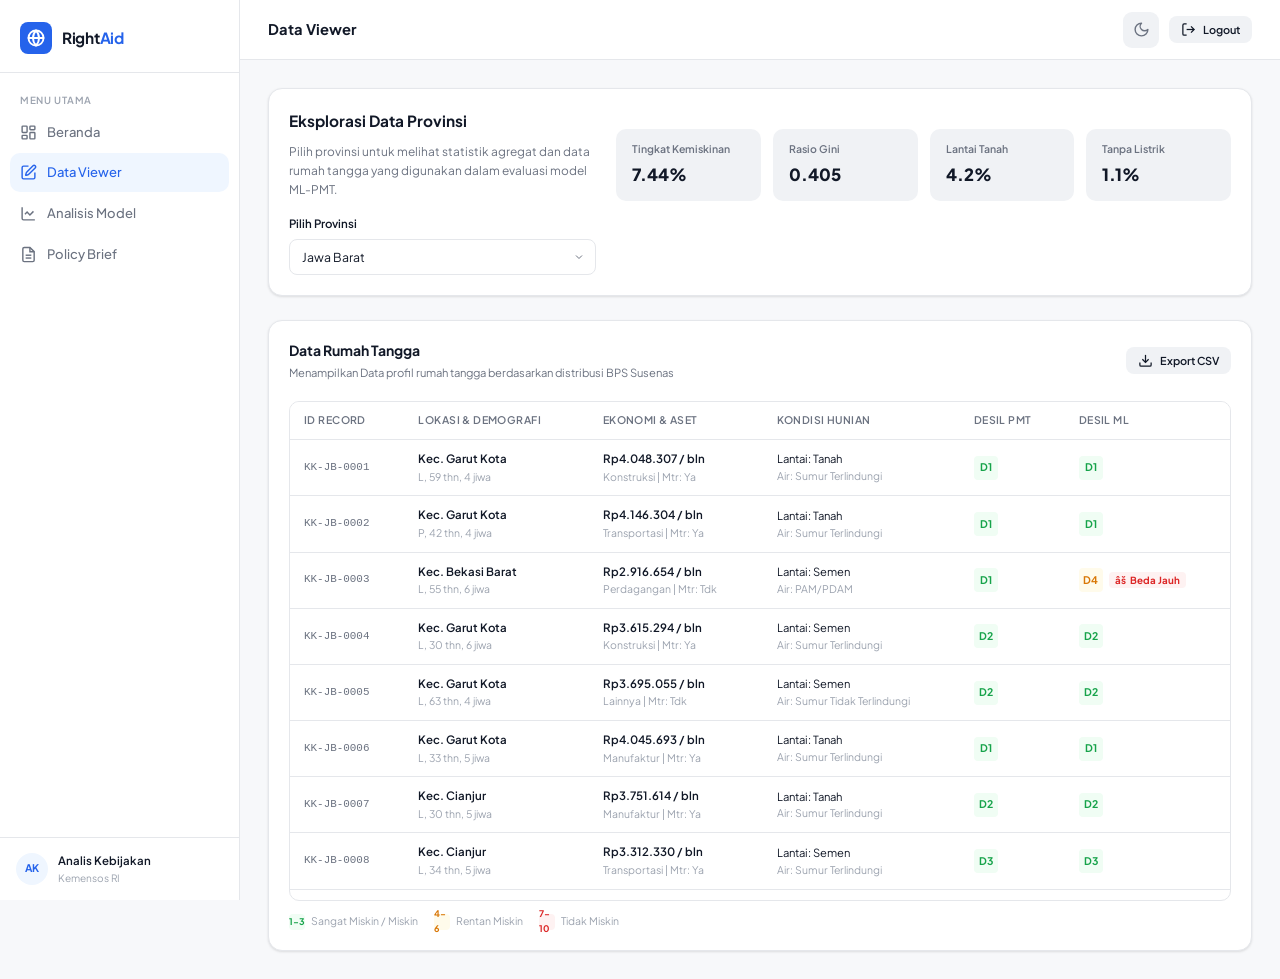
<file: frontend/data-viewer.html>
﻿<!DOCTYPE html>
<html lang="id">
<head>
  <meta charset="UTF-8" />
  <meta name="viewport" content="width=device-width, initial-scale=1.0" />
  <title>Data Viewer - RightAid</title>
  <meta name="description" content="Data Viewer RightAid untuk melihat eksplorasi profil rumah tangga dan deteksi mis-targeting per provinsi." />
  <link rel="icon" href="favicon.svg" type="image/svg+xml" />
  <link rel="stylesheet" href="css/style.css" />
  <style>
    .viewer-header { display:flex; align-items:flex-start; justify-content:space-between; flex-wrap:wrap; gap:20px; }
    .prov-stats { display:grid; grid-template-columns:repeat(4,1fr); gap:12px; margin-top:20px; }
    .prov-stat-item { padding:12px 16px; background:var(--surface-2); border-radius:var(--radius); }
    .prov-stat-item .lbl { font-size:.75rem; color:var(--text-2); font-weight:600; margin-bottom:4px; }
    .prov-stat-item .val { font-size:1.2rem; font-weight:800; color:var(--text); }
    .table-container { max-height:500px; overflow-y:auto; border:1px solid var(--border); border-radius:var(--radius); }
    .table-container thead th { position:sticky; top:0; background:var(--surface); z-index:10; box-shadow:0 1px 0 var(--border); }
    .decile-badge { display:inline-flex; align-items:center; justify-content:center; width:24px; height:24px; border-radius:4px; font-size:.75rem; font-weight:700; }
    .decile-high { background:var(--danger-light); color:var(--danger); }
    .decile-mid { background:var(--warning-light); color:var(--warning); }
    .decile-low { background:var(--success-light); color:var(--success); }
    .diff-warn { background:var(--danger-light); color:var(--danger); padding:2px 6px; border-radius:4px; font-size:.7rem; font-weight:700; margin-left:6px; }
  </style>
</head>
<body>
  <div class="app-shell">
    <div id="sidebar-mount"></div>
    <div class="main-content">
      <div id="topbar-mount"></div>
      <div class="page-body">

        <!-- Top Controls -->
        <div class="card mb-6">
          <div class="card-body viewer-header">
            <div style="flex:1;max-width:400px;">
              <h2 style="font-size:1.1rem;font-weight:700;margin-bottom:8px;">Eksplorasi Data Provinsi</h2>
              <p style="font-size:.85rem;color:var(--text-2);margin-bottom:16px;">
                Pilih provinsi untuk melihat statistik agregat dan data rumah tangga yang digunakan dalam evaluasi model ML-PMT.
              </p>
              <div class="form-group" style="margin-bottom:0;">
                <label class="form-label" for="prov-select">Pilih Provinsi</label>
                <select id="prov-select" class="form-control" onchange="loadProvinceData()">
                  <option value="">-- Memuat provinsi --</option>
                </select>
              </div>
            </div>
            
            <div style="flex:2;min-width:300px;" id="prov-stats-container">
              <!-- Stats will be injected here -->
            </div>
          </div>
        </div>

        <!-- Data Table -->
        <div class="card">
          <div class="card-header">
            <div>
              <div class="card-title">Data Rumah Tangga</div>
              <div class="card-subtitle">Menampilkan Data profil rumah tangga berdasarkan distribusi BPS Susenas</div>
            </div>
            <button class="btn btn-secondary btn-sm" id="btn-export-csv" onclick="exportCSV()">
              <svg xmlns="http://www.w3.org/2000/svg" viewBox="0 0 24 24" fill="none" stroke="currentColor" stroke-width="2"><path d="M21 15v4a2 2 0 0 1-2 2H5a2 2 0 0 1-2-2v-4"/><polyline points="7 10 12 15 17 10"/><line x1="12" y1="15" x2="12" y2="3"/></svg>
              Export CSV
            </button>
          </div>
          <div class="card-body">
            <div class="table-container">
              <table id="data-table">
                <thead>
                  <tr>
                    <th>ID Record</th>
                    <th>Lokasi &amp; Demografi</th>
                    <th>Ekonomi &amp; Aset</th>
                    <th>Kondisi Hunian</th>
                    <th>Desil PMT</th>
                    <th>Desil ML</th>
                  </tr>
                </thead>
                <tbody id="table-body">
                  <tr><td colspan="6" style="text-align:center;padding:40px;color:var(--text-3);">Memuat data...</td></tr>
                </tbody>
              </table>
            </div>
            <div style="margin-top:12px;font-size:.75rem;color:var(--text-3);display:flex;gap:16px;">
              <div style="display:flex;align-items:center;gap:6px;"><div class="decile-badge decile-low" style="width:16px;height:16px;font-size:.65rem;">1-3</div> Sangat Miskin / Miskin</div>
              <div style="display:flex;align-items:center;gap:6px;"><div class="decile-badge decile-mid" style="width:16px;height:16px;font-size:.65rem;">4-6</div> Rentan Miskin</div>
              <div style="display:flex;align-items:center;gap:6px;"><div class="decile-badge decile-high" style="width:16px;height:16px;font-size:.65rem;">7-10</div> Tidak Miskin</div>
            </div>
          </div>
        </div>

      </div>
    </div>
  </div>
  
  <div id="toast-container"></div>
  <script src="js/data.js?v=3"></script>
  <script src="js/app.js?v=4"></script>
  <script>
    document.addEventListener("DOMContentLoaded", function() {
      document.getElementById("sidebar-mount").innerHTML = App.buildSidebar("generator");
      document.getElementById("topbar-mount").innerHTML  = App.buildTopbar("Data Viewer");

      var sel = document.getElementById("prov-select");
      sel.innerHTML = "";
      EkoData.PROVINCES.forEach(function(p) {
        var opt = document.createElement("option");
        opt.value = p.id; opt.textContent = p.name;
        sel.appendChild(opt);
      });

      if (App.SESSION.province) sel.value = App.SESSION.province;
      loadProvinceData();
    });

    function getDecileClass(d) {
      if (d <= 3) return "decile-low";
      if (d <= 6) return "decile-mid";
      return "decile-high";
    }

    var currentData = [];

    function exportCSV() {
      var sid = App.SESSION.lastSessionId;
      if (sid) {
        // Use backend export
        App.exportDataCSV(sid).then(function(blob) {
          var url = URL.createObjectURL(blob);
          var a = document.createElement("a");
          a.href = url;
          a.download = "rightaid_" + (App.SESSION.province || "data") + "_" + new Date().toISOString().slice(0,10) + ".csv";
          document.body.appendChild(a); a.click();
          document.body.removeChild(a);
          URL.revokeObjectURL(url);
          App.showToast("CSV berhasil diunduh.", "success");
        }).catch(function() { exportCSVLocal(); });
        return;
      }
      exportCSVLocal();
    }

    function exportCSVLocal() {
      if (!currentData.length) { App.showToast("Tidak ada data untuk diekspor.", "error"); return; }
      var headers = ["ID Record","Kecamatan","Jenis Kelamin KRT","Usia KRT","Jumlah Jiwa","Pendidikan","Sektor","Pengeluaran/Bln","Jenis Lantai","Sumber Air","Kendaraan Roda 4","Kendaraan Roda 2","Desil PMT","Desil ML","Skor PMT","Skor ML"];
      var rows = currentData.map(function(r) {
        return [r.id,r.kecamatan,r.headGender,r.headAge,r.hhSize,r.edu,r.sector,r.expenditure,r.floor,r.water,r.ownCar?"Ya":"Tidak",r.ownMotor?"Ya":"Tidak",r.pmtDecile,r.mlDecile,r.pmtScore,r.mlScore]
          .map(function(v) { var s=String(v); return s.indexOf(",")>=0||s.indexOf('"')>=0?'"'+s.replace(/"/g,'""')+'"':s; }).join(",");
      });
      var blob = new Blob(["\uFEFF"+[headers.join(",")].concat(rows).join("\n")], {type:"text/csv;charset=utf-8;"});
      var url = URL.createObjectURL(blob);
      var a = document.createElement("a"); a.href=url;
      a.download="rightaid_"+(document.getElementById("prov-select").value||"data")+"_"+new Date().toISOString().slice(0,10)+".csv";
      document.body.appendChild(a); a.click(); document.body.removeChild(a); URL.revokeObjectURL(url);
      App.showToast("CSV berhasil diunduh.", "success");
    }

    function loadProvinceData() {
      var pid = document.getElementById("prov-select").value;
      if (!pid) return;

      App.SESSION.province = pid;
      App.saveSession();

      // Province reference stats are synthetic demo data — guest accounts only.
      if (App.isGuest()) {
        var prov = EkoData.PROVINCES.find(function(p) { return p.id === pid; }) || EkoData.PROVINCES[0];
        document.getElementById("prov-stats-container").innerHTML = [
          '<div class="prov-stats">',
          '<div class="prov-stat-item"><div class="lbl">Tingkat Kemiskinan</div><div class="val">'+prov.povertyRate+'%</div></div>',
          '<div class="prov-stat-item"><div class="lbl">Rasio Gini</div><div class="val">'+prov.giniCoef+'</div></div>',
          '<div class="prov-stat-item"><div class="lbl">Lantai Tanah</div><div class="val">'+prov.pctFloorDirt+'%</div></div>',
          '<div class="prov-stat-item"><div class="lbl">Tanpa Listrik</div><div class="val">'+prov.pctNoElec+'%</div></div>',
          '</div>'
        ].join("");
      } else {
        document.getElementById("prov-stats-container").innerHTML = "";
      }

      var sid = App.SESSION.lastSessionId;
      if (sid) {
        // Load from API
        document.getElementById("table-body").innerHTML = '<tr><td colspan="6" style="text-align:center;padding:40px;color:var(--text-3);">Memuat data dari API...</td></tr>';
        App.fetchData(sid, 1, 100).then(function(resp) {
          var records = resp.records || [];
          currentData = records;
          renderTable(records);
          App.showToast("Memuat " + records.length + " record dari sesi aktif.", "default");
        }).catch(function() {
          loadDummyData(pid);
        });
      } else {
        loadDummyData(pid);
      }
    }

    function loadDummyData(pid) {
      // Synthetic households are demo data — only for guest accounts.
      if (!App.isGuest()) {
        currentData = [];
        document.getElementById("table-body").innerHTML =
          '<tr><td colspan="6" style="text-align:center;padding:40px;color:var(--text-3);">' +
          'Belum ada data. Jalankan analisis atau unggah data pada halaman <a href="analysis.html">Analisis</a>.' +
          '</td></tr>';
        return;
      }
      var data = EkoData.generateHouseholds(pid, "normal", 15);
      currentData = data;
      renderTable(data);
    }

    function renderTable(data) {
      var tbody = document.getElementById("table-body");
      tbody.innerHTML = data.map(function(r) {
        var diff = Math.abs((r.pmtDecile||r.pmt_decile||5) - (r.mlDecile||r.ml_decile||5));
        var diffBadge = diff >= 2 ? '<span class="diff-warn" title="Beda â‰¥ 2 desil">âš  Beda Jauh</span>' : '';
        var pmtD = r.pmtDecile || r.pmt_decile || 5;
        var mlD  = r.mlDecile  || r.ml_decile  || 5;
        var loc  = r.kecamatan || r.province || "-";
        var gender  = r.headGender || r.gender_label || "-";
        var age     = r.headAge    || r.usia_kepala_keluarga || "-";
        var size    = r.hhSize     || r.jml_anggota_keluarga || "-";
        var spend   = r.expenditure || 0;
        var sector  = r.sector     || r.sector_label || "-";
        var motor   = r.ownMotor !== undefined ? r.ownMotor : (r.kepemilikan_motor > 0);
        var floor   = r.floor      || r.floor_label || "-";
        var water   = r.water      || r.water_label || "-";
        return [
          '<tr>',
          '<td><div style="font-family:monospace;font-size:.78rem;color:var(--text-2);">'+r.id+'</div></td>',
          '<td><div style="font-weight:600;font-size:.82rem;">'+loc+'</div><div style="font-size:.75rem;color:var(--text-3);">'+gender+', '+age+' thn, '+size+' jiwa</div></td>',
          '<td><div style="font-weight:600;font-size:.82rem;">'+App.fmtRp(spend)+' / bln</div><div style="font-size:.75rem;color:var(--text-3);">'+sector+' | Mtr: '+(motor?'Ya':'Tdk')+'</div></td>',
          '<td><div style="font-size:.8rem;">Lantai: '+floor+'</div><div style="font-size:.75rem;color:var(--text-3);">Air: '+water+'</div></td>',
          '<td><div class="decile-badge '+getDecileClass(pmtD)+'">D'+pmtD+'</div></td>',
          '<td><div class="decile-badge '+getDecileClass(mlD)+'">D'+mlD+'</div>'+diffBadge+'</td>',
          '</tr>'
        ].join("");
      }).join("");
    }
  </script>
</body>
</html>
</file>
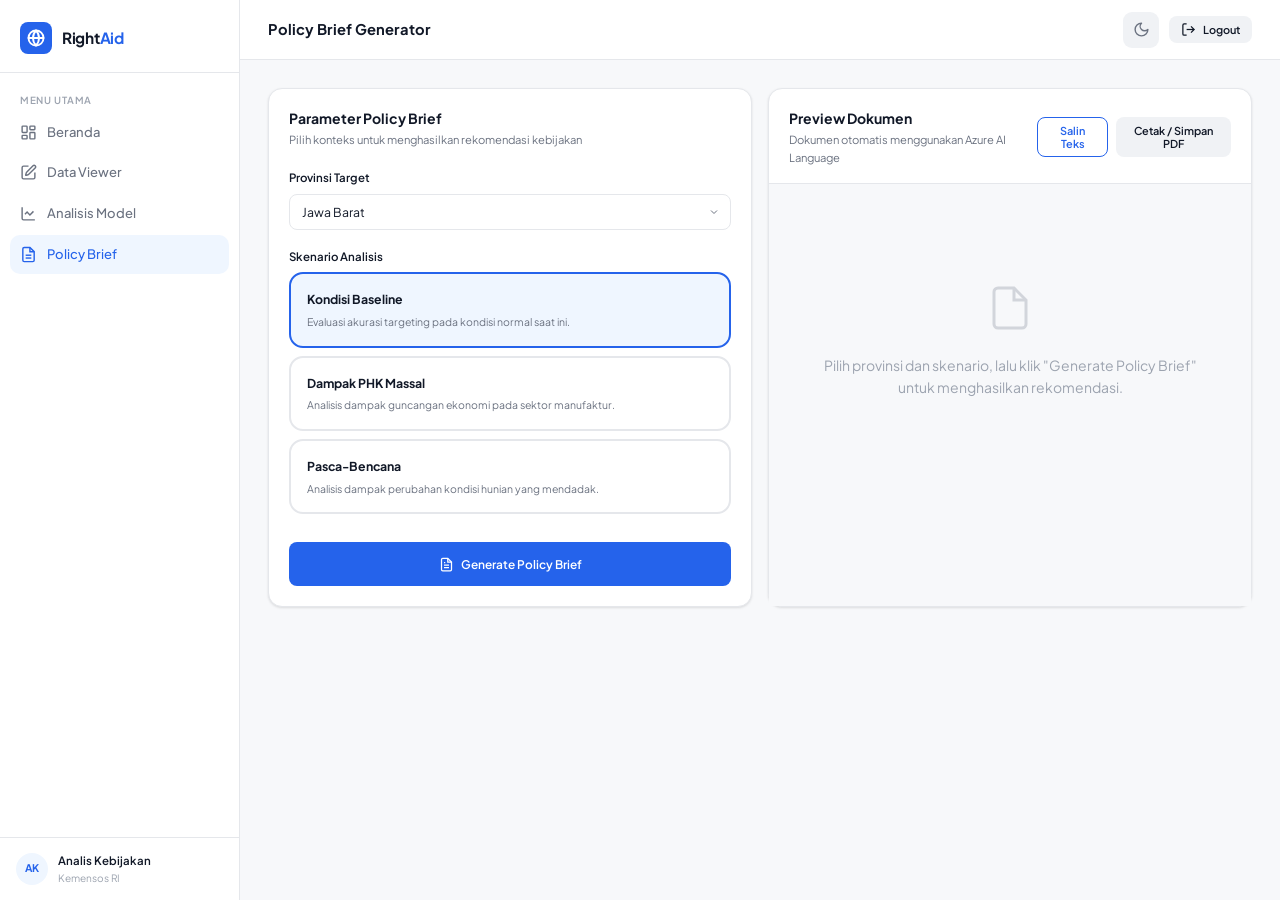
<file: frontend/policy.html>
﻿<!DOCTYPE html>
<html lang="id">
<head>
  <meta charset="UTF-8" />
  <meta name="viewport" content="width=device-width, initial-scale=1.0" />
  <title>Policy Brief - RightAid</title>
  <meta name="description" content="Generator Policy Brief Otomatis berdasarkan analisis mis-targeting." />
  <link rel="icon" href="favicon.svg" type="image/svg+xml" />
  <link rel="stylesheet" href="css/style.css" />
  <style>
    @media print {
      body > * { display: none !important; }
      #print-area { display: block !important; }
      #print-area { position: fixed; inset: 0; background: #fff; padding: 40px 56px; font-family: 'Georgia', serif; color: #111; }
      #print-area h2 { font-size: 1.3rem; font-weight: 700; margin-bottom: 6px; }
      #print-area h3 { font-size: 1rem; font-weight: 700; margin: 20px 0 6px; border-bottom: 1px solid #ddd; padding-bottom: 4px; }
      #print-area p, #print-area li { font-size: .9rem; line-height: 1.75; }
      #print-area ul { padding-left: 18px; }
      #print-area .print-meta { font-size: .78rem; color: #555; margin-bottom: 20px; border-bottom: 2px solid #2563EB; padding-bottom: 10px; }
      #print-area .print-footer { margin-top: 32px; font-size: .7rem; color: #999; text-align: center; border-top: 1px solid #ddd; padding-top: 10px; }
    }
    #print-area { display: none; }
  </style>
</head>
<body>
  <div class="app-shell">
    <div id="sidebar-mount"></div>
    <div class="main-content">
      <div id="topbar-mount"></div>
      <div class="page-body">

        <div class="grid-2">
          <!-- Configuration Panel -->
          <div class="flex-col gap-4">
            <div class="card">
              <div class="card-header">
                <div>
                  <div class="card-title">Parameter Policy Brief</div>
                  <div class="card-subtitle">Pilih konteks untuk menghasilkan rekomendasi kebijakan</div>
                </div>
              </div>
              <div class="card-body">
                <div class="form-group">
                  <label class="form-label" for="prov-select">Provinsi Target</label>
                  <select id="prov-select" class="form-control">
                    <option value="">-- Memuat provinsi --</option>
                  </select>
                </div>
                
                <div class="form-group">
                  <label class="form-label">Skenario Analisis</label>
                  <div class="scenario-grid" style="grid-template-columns:1fr; gap:8px;">
                    <div class="scenario-card" data-val="normal" onclick="selScen(this)">
                      <div class="scenario-title">Kondisi Baseline</div>
                      <div class="scenario-desc">Evaluasi akurasi targeting pada kondisi normal saat ini.</div>
                    </div>
                    <div class="scenario-card" data-val="phk" onclick="selScen(this)">
                      <div class="scenario-title">Dampak PHK Massal</div>
                      <div class="scenario-desc">Analisis dampak guncangan ekonomi pada sektor manufaktur.</div>
                    </div>
                    <div class="scenario-card" data-val="bencana" onclick="selScen(this)">
                      <div class="scenario-title">Pasca-Bencana</div>
                      <div class="scenario-desc">Analisis dampak perubahan kondisi hunian yang mendadak.</div>
                    </div>
                  </div>
                </div>

                <button class="btn btn-primary w-full" style="justify-content:center;height:44px;margin-top:10px;" onclick="generateBrief()" id="btn-generate">
                  <svg xmlns="http://www.w3.org/2000/svg" width="16" height="16" viewBox="0 0 24 24" fill="none" stroke="currentColor" stroke-width="2"><path d="M14 2H6a2 2 0 0 0-2 2v16a2 2 0 0 0 2 2h12a2 2 0 0 0 2-2V8z"/><polyline points="14 2 14 8 20 8"/><line x1="16" y1="13" x2="8" y2="13"/><line x1="16" y1="17" x2="8" y2="17"/><polyline points="10 9 9 9 8 9"/></svg>
                  <span>Generate Policy Brief</span>
                </button>
              </div>
            </div>
          </div>

          <!-- Document Preview -->
          <div class="card" style="display:flex;flex-direction:column;">
            <div class="card-header" style="border-bottom:1px solid var(--border);padding-bottom:16px;">
              <div>
                <div class="card-title">Preview Dokumen</div>
                <div class="card-subtitle">Dokumen otomatis menggunakan Azure AI Language</div>
              </div>
              <div style="display:flex;gap:8px;">
                <button class="btn btn-outline btn-sm" id="btn-copy" onclick="copyText()">Salin Teks</button>
                <button class="btn btn-secondary btn-sm" id="btn-print" onclick="printBrief()">Cetak / Simpan PDF</button>
              </div>
            </div>
            <div class="card-body" style="flex:1;background:var(--bg);overflow-y:auto;max-height:600px;">
              <div id="brief-empty" style="text-align:center;padding:80px 20px;color:var(--text-3);">
                <svg xmlns="http://www.w3.org/2000/svg" width="48" height="48" viewBox="0 0 24 24" fill="none" stroke="currentColor" stroke-width="1.5" style="opacity:.4;margin-bottom:16px;"><path d="M14 2H6a2 2 0 0 0-2 2v16a2 2 0 0 0 2 2h12a2 2 0 0 0 2-2V8z"/><polyline points="14 2 14 8 20 8"/></svg>
                <p>Pilih provinsi dan skenario, lalu klik "Generate Policy Brief" untuk menghasilkan rekomendasi.</p>
              </div>
              <div id="brief-loading" style="display:none;text-align:center;padding:80px 20px;">
                <div class="spinner" style="margin:0 auto 16px;"></div>
                <p style="font-size:.85rem;color:var(--text-2);">AI sedang menyusun narasi...</p>
              </div>
              <div id="brief-content" style="display:none;"></div>
            </div>
          </div>
        </div>

      </div>
    </div>
  </div>

  <!-- Hidden print area: only visible during window.print() -->
  <div id="print-area"></div>

  <div id="toast-container"></div>
  <script src="js/data.js?v=3"></script>
  <script src="js/app.js?v=4"></script>
  <script>
    var currentScen = "";

    document.addEventListener("DOMContentLoaded", function() {
      document.getElementById("sidebar-mount").innerHTML = App.buildSidebar("policy");
      document.getElementById("topbar-mount").innerHTML = App.buildTopbar("Policy Brief Generator");

      var sel = document.getElementById("prov-select");
      sel.innerHTML = "";
      EkoData.PROVINCES.forEach(function(p) {
        var opt = document.createElement("option");
        opt.value = p.id;
        opt.textContent = p.name;
        sel.appendChild(opt);
      });

      if (App.SESSION.province) sel.value = App.SESSION.province;
      
      var initScen = App.SESSION.scenario || "normal";
      var cards = document.querySelectorAll('.scenario-card');
      cards.forEach(function(c) {
        if (c.getAttribute('data-val') === initScen) {
          c.classList.add('selected');
          currentScen = initScen;
        }
      });
    });

    function selScen(el) {
      document.querySelectorAll('.scenario-card').forEach(function(c) { c.classList.remove('selected'); });
      el.classList.add('selected');
      currentScen = el.getAttribute('data-val');
    }

    var currentBriefText = "";

    function copyText() {
      if (!currentBriefText) {
        App.showToast('Belum ada dokumen untuk disalin.', 'error');
        return;
      }
      if (navigator.clipboard) {
        navigator.clipboard.writeText(currentBriefText).then(function() {
          App.showToast('Teks berhasil disalin ke clipboard.', 'success');
        });
      } else {
        var ta = document.createElement('textarea');
        ta.value = currentBriefText;
        document.body.appendChild(ta);
        ta.select();
        document.execCommand('copy');
        document.body.removeChild(ta);
        App.showToast('Teks berhasil disalin ke clipboard.', 'success');
      }
    }

    function printBrief() {
      var el = document.getElementById('print-area');
      if (!el || !el.innerHTML.trim()) {
        App.showToast('Generate policy brief terlebih dahulu sebelum mencetak.', 'error');
        return;
      }
      window.print();
    }

    async function generateBrief() {
      var pid = document.getElementById("prov-select").value;
      if (!pid || !currentScen) {
        App.showToast("Pilih provinsi dan skenario terlebih dahulu.", "error");
        return;
      }

      App.SESSION.province = pid;
      App.SESSION.scenario = currentScen;
      App.saveSession();

      var prov = EkoData.PROVINCES.find(function(p) { return p.id === pid; }) || EkoData.PROVINCES[0];

      document.getElementById("brief-empty").style.display   = "none";
      document.getElementById("brief-content").style.display = "none";
      document.getElementById("brief-loading").style.display = "block";

      var btn = document.getElementById("btn-generate");
      btn.disabled = true;

      var dateStr   = new Date().toLocaleDateString("id-ID", { day:"numeric", month:"long", year:"numeric" });
      var scenLabel = currentScen === "normal" ? "Baseline" : currentScen === "phk" ? "PHK Massal" : "Pasca-Bencana";

      var content = "";
      var title   = "Policy Brief: Analisis Mis-Targeting Bansos â€” " + prov.name + " (" + scenLabel + ")";

      // Try API first
      var sid = App.SESSION.lastSessionId;
      try {
        var resp = await App.apiPolicyBrief(sid || null, pid, currentScen);
        content = resp.content;
        title   = resp.title || title;
      } catch(apiErr) {
        // Fallback: use local templates
        var template = EkoData.POLICY_TEMPLATES[currentScen];
        var findings        = template.findings.replace(/{province}/g, prov.name);
        var demographics    = template.demographics.replace(/{province}/g, prov.name);
        var recommendations = template.recommendations.replace(/{province}/g, prov.name);
        content = [
          "**1. RINGKASAN TEMUAN UTAMA**\n\n" + findings,
          "\n\n**2. PROFIL DEMOGRAFIS TERDAMPAK**\n\n" + demographics,
          "\n\n**3. REKOMENDASI TINDAK LANJUT**\n\n" + recommendations
        ].join("");
      }

      // Build plain text for clipboard
      currentBriefText = title + "\n" +
        "Provinsi: " + prov.name + " | Tanggal: " + dateStr + " | Skenario: " + scenLabel + "\n\n" +
        content + "\n\n---\nDokumen dihasilkan menggunakan RightAid ML-PMT Platform v1.0";

      // Render content: simple markdown-ish (bold, line breaks)
      var htmlContent = content
        .replace(/\*\*(.+?)\*\*/g, "<strong>$1</strong>")
        .replace(/^(#{1,3})\s+(.+)$/gm, function(_, h, t) {
          var lvl = h.length + 2;
          return "<h" + lvl + ">" + t + "</h" + lvl + ">";
        })
        .replace(/\n\n/g, "</p><p>")
        .replace(/\n/g, "<br>");

      var briefHTML = [
        '<div class="brief-paper">',
        '<h2>' + title + '</h2>',
        '<p style="font-size:.8rem;color:var(--text-2);margin-bottom:24px;">',
        '<strong>Provinsi:</strong> ' + prov.name + ' &nbsp;|&nbsp; ',
        '<strong>Tanggal Analisis:</strong> ' + dateStr + ' &nbsp;|&nbsp; ',
        '<strong>Skenario:</strong> ' + scenLabel,
        '</p>',
        '<div style="line-height:1.8;"><p>' + htmlContent + '</p></div>',
        '<div class="divider"></div>',
        '<div style="font-size:.7rem;color:var(--text-3);text-align:center;">',
        'Dokumen dihasilkan menggunakan RightAid ML-PMT Platform v1.0<br>',
        'Dicoding \xD7 Microsoft Elevate Datathon 2025',
        '</div></div>'
      ].join("");

      // Print area
      document.getElementById("print-area").innerHTML = [
        '<h2>' + title + '</h2>',
        '<div class="print-meta">Provinsi: ' + prov.name + ' &nbsp;|&nbsp; Tanggal: ' + dateStr + ' &nbsp;|&nbsp; Skenario: ' + scenLabel + '</div>',
        '<div>' + htmlContent + '</div>',
        '<div class="print-footer">RightAid ML-PMT Platform v1.0 &nbsp;|&nbsp; Dicoding &times; Microsoft Elevate Datathon 2025 &nbsp;|&nbsp; ' + dateStr + '</div>'
      ].join("");

      document.getElementById("brief-loading").style.display  = "none";
      document.getElementById("brief-content").innerHTML      = briefHTML;
      document.getElementById("brief-content").style.display  = "block";
      btn.disabled = false;

      App.showToast("Policy brief berhasil dibuat!", "success");
    }
  </script>
</body>
</html>
</file>
<file: frontend/css/style.css>
@import url('https://fonts.googleapis.com/css2?family=Plus+Jakarta+Sans:wght@300;400;500;600;700;800&display=swap');

*, *::before, *::after { box-sizing: border-box; margin: 0; padding: 0; }

:root {
  --bg: #F7F8FA;
  --surface: #FFFFFF;
  --surface-2: #F0F2F5;
  --border: #E5E7EB;
  --text: #111827;
  --text-2: #6B7280;
  --text-3: #9CA3AF;
  --accent: #2563EB;
  --accent-light: #EFF6FF;
  --accent-hover: #1D4ED8;
  --success: #16A34A;
  --success-light: #F0FDF4;
  --warning: #D97706;
  --warning-light: #FFFBEB;
  --danger: #DC2626;
  --danger-light: #FEF2F2;
  --radius: 10px;
  --radius-lg: 14px;
  --shadow: 0 1px 3px rgba(0,0,0,.08), 0 1px 2px rgba(0,0,0,.04);
  --shadow-md: 0 4px 12px rgba(0,0,0,.08);
  --shadow-lg: 0 8px 24px rgba(0,0,0,.10);
  --sidebar-w: 240px;
  --transition: 150ms ease;
  --chart-grid: #E5E7EB;
  --chart-axis: #9CA3AF;
}

/* ─── Dark theme ─────────────────────────── */
[data-theme="dark"] {
  --bg: #0E1116;
  --surface: #171A21;
  --surface-2: #21262F;
  --border: #2A2F3A;
  --text: #E6E9EF;
  --text-2: #9BA3B0;
  --text-3: #6B7280;
  --accent: #3B82F6;
  --accent-light: rgba(59,130,246,.16);
  --accent-hover: #60A5FA;
  --success: #22C55E;
  --success-light: rgba(34,197,94,.14);
  --warning: #F59E0B;
  --warning-light: rgba(245,158,11,.14);
  --danger: #EF4444;
  --danger-light: rgba(239,68,68,.14);
  --shadow: 0 1px 3px rgba(0,0,0,.4), 0 1px 2px rgba(0,0,0,.3);
  --shadow-md: 0 4px 12px rgba(0,0,0,.45);
  --shadow-lg: 0 8px 24px rgba(0,0,0,.55);
  --chart-grid: #2A2F3A;
  --chart-axis: #6B7280;
}

/* Soften hardcoded accents from inline styles when dark */
[data-theme="dark"] .notice.blue   { border-color: rgba(59,130,246,.35); }
[data-theme="dark"] .notice.green  { border-color: rgba(34,197,94,.35); }
[data-theme="dark"] .notice.yellow { border-color: rgba(245,158,11,.35); }
[data-theme="dark"] .login-left-bg { background: #11151D; }
[data-theme="dark"] select.form-control { background-image: url("data:image/svg+xml,%3Csvg xmlns='http://www.w3.org/2000/svg' width='12' height='12' viewBox='0 0 24 24' fill='none' stroke='%239BA3B0' stroke-width='2'%3E%3Cpath d='m6 9 6 6 6-6'/%3E%3C/svg%3E"); }

html { font-size: 14px; }
body { font-family: 'Plus Jakarta Sans', sans-serif; background: var(--bg); color: var(--text); line-height: 1.6; -webkit-font-smoothing: antialiased; transition: background var(--transition), color var(--transition); }

/* ─── Theme toggle button ─────────────────────────── */
.theme-toggle {
  display: inline-flex; align-items: center; justify-content: center;
  width: 36px; height: 36px; border-radius: 9px;
  background: var(--surface-2); color: var(--text-2);
  transition: background var(--transition), color var(--transition);
}
.theme-toggle:hover { background: var(--border); color: var(--text); }
.theme-toggle svg { width: 17px; height: 17px; }
.theme-toggle .icon-sun { display: none; }
.theme-toggle .icon-moon { display: block; }
[data-theme="dark"] .theme-toggle .icon-sun { display: block; }
[data-theme="dark"] .theme-toggle .icon-moon { display: none; }
.theme-toggle-floating { position: fixed; top: 18px; right: 18px; z-index: 200; box-shadow: var(--shadow); border: 1px solid var(--border); background: var(--surface); }
a { color: inherit; text-decoration: none; }
button { font-family: inherit; cursor: pointer; border: none; outline: none; }
input, select, textarea { font-family: inherit; }
ul { list-style: none; }

/* ─── Layout ─────────────────────────────── */
.app-shell { display: flex; min-height: 100vh; }

/* ─── Sidebar ─────────────────────────────── */
.sidebar {
  width: var(--sidebar-w); flex-shrink: 0;
  background: var(--surface); border-right: 1px solid var(--border);
  display: flex; flex-direction: column;
  position: fixed; top: 0; left: 0; height: 100vh; z-index: 100;
  transition: transform var(--transition);
}
.sidebar-logo {
  padding: 22px 20px 18px;
  border-bottom: 1px solid var(--border);
  display: flex; align-items: center; gap: 10px;
}
.sidebar-logo .logo-mark {
  width: 32px; height: 32px; border-radius: 8px;
  background: var(--accent); display: flex; align-items: center; justify-content: center;
}
.sidebar-logo .logo-mark svg { color: #fff; }
.sidebar-logo .brand { font-weight: 700; font-size: 1.1rem; letter-spacing: -.3px; }
.sidebar-logo .brand span { color: var(--accent); }

.sidebar-nav { flex: 1; padding: 12px 10px; overflow-y: auto; }
.nav-section-label {
  font-size: .7rem; font-weight: 600; color: var(--text-3);
  text-transform: uppercase; letter-spacing: .06em;
  padding: 8px 10px 4px;
}
.nav-item {
  display: flex; align-items: center; gap: 10px;
  padding: 9px 10px; border-radius: var(--radius);
  color: var(--text-2); font-weight: 500; font-size: .93rem;
  transition: background var(--transition), color var(--transition);
  cursor: pointer; margin-bottom: 2px;
}
.nav-item svg { flex-shrink: 0; width: 17px; height: 17px; }
.nav-item:hover { background: var(--bg); color: var(--text); }
.nav-item.active { background: var(--accent-light); color: var(--accent); }

.sidebar-footer {
  padding: 14px 16px; border-top: 1px solid var(--border);
  display: flex; align-items: center; gap: 10px;
}
.avatar { width: 32px; height: 32px; border-radius: 50%; background: var(--accent-light); display: flex; align-items: center; justify-content: center; flex-shrink: 0; }
.avatar span { font-size: .75rem; font-weight: 700; color: var(--accent); }
.user-info { flex: 1; min-width: 0; }
.user-name { font-weight: 600; font-size: .82rem; white-space: nowrap; overflow: hidden; text-overflow: ellipsis; }
.user-role { font-size: .72rem; color: var(--text-3); }

/* ─── Main content ─────────────────────────── */
.main-content { margin-left: var(--sidebar-w); flex: 1; min-width: 0; }

/* ─── Topbar ─────────────────────────────── */
.topbar {
  background: var(--surface); border-bottom: 1px solid var(--border);
  padding: 0 28px; height: 60px;
  display: flex; align-items: center; justify-content: space-between;
  position: sticky; top: 0; z-index: 90;
}
.topbar-title { font-weight: 700; font-size: 1.05rem; }
.topbar-actions { display: flex; align-items: center; gap: 10px; }
.mobile-menu-btn { display: none; background: transparent; border: none; color: var(--text); padding: 4px; border-radius: 4px; cursor: pointer; }
.mobile-menu-btn:hover { background: var(--surface-2); }

/* ─── Page body ─────────────────────────────── */
.page-body { padding: 28px; max-width: 1280px; }

/* ─── Cards ─────────────────────────────── */
.card {
  background: var(--surface); border-radius: var(--radius-lg);
  border: 1px solid var(--border); box-shadow: var(--shadow);
}
.card-header {
  padding: 18px 20px 0; display: flex; align-items: center; justify-content: space-between;
}
.card-title { font-weight: 700; font-size: 1rem; }
.card-subtitle { font-size: .8rem; color: var(--text-2); margin-top: 2px; }
.card-body { padding: 20px; }

/* ─── Stat cards ─────────────────────────── */
.stat-grid { display: grid; grid-template-columns: repeat(4, 1fr); gap: 16px; margin-bottom: 24px; }
.stat-card {
  background: var(--surface); border-radius: var(--radius-lg);
  border: 1px solid var(--border); padding: 20px;
}
.stat-card .stat-label { font-size: .78rem; color: var(--text-2); font-weight: 500; margin-bottom: 8px; display: flex; align-items: center; gap: 6px; }
.stat-card .stat-value { font-size: 1.8rem; font-weight: 800; letter-spacing: -.5px; line-height: 1; }
.stat-card .stat-delta { font-size: .75rem; margin-top: 6px; display: flex; align-items: center; gap: 4px; }
.stat-card .stat-delta.up { color: var(--success); }
.stat-card .stat-delta.down { color: var(--danger); }

/* ─── Buttons ─────────────────────────────── */
.btn {
  display: inline-flex; align-items: center; gap: 7px;
  padding: 8px 16px; border-radius: 8px;
  font-size: .85rem; font-weight: 600;
  transition: background var(--transition), box-shadow var(--transition);
}
.btn-primary { background: var(--accent); color: #fff; }
.btn-primary:hover { background: var(--accent-hover); box-shadow: 0 2px 8px rgba(37,99,235,.3); }
.btn-secondary { background: var(--surface-2); color: var(--text); }
.btn-secondary:hover { background: var(--border); }
.btn-outline { background: transparent; color: var(--accent); border: 1px solid var(--accent); }
.btn-outline:hover { background: var(--accent-light); }
.btn-danger { background: var(--danger); color: #fff; }
.btn-sm { padding: 6px 12px; font-size: .78rem; }
.btn-lg { padding: 11px 22px; font-size: .95rem; }
.btn svg { width: 15px; height: 15px; }

/* ─── Badges ─────────────────────────────── */
.badge {
  display: inline-flex; align-items: center; gap: 5px;
  padding: 3px 9px; border-radius: 20px; font-size: .72rem; font-weight: 600;
}
.badge-blue { background: var(--accent-light); color: var(--accent); }
.badge-green { background: var(--success-light); color: var(--success); }
.badge-yellow { background: var(--warning-light); color: var(--warning); }
.badge-red { background: var(--danger-light); color: var(--danger); }
.badge-gray { background: var(--surface-2); color: var(--text-2); }

/* ─── Form elements ─────────────────────────── */
.form-group { margin-bottom: 18px; }
.form-label { font-size: .82rem; font-weight: 600; display: block; margin-bottom: 6px; color: var(--text); }
.form-hint { font-size: .73rem; color: var(--text-3); margin-top: 4px; }
.form-control {
  width: 100%; padding: 9px 12px; font-size: .88rem;
  border: 1px solid var(--border); border-radius: 8px;
  background: var(--surface); color: var(--text);
  transition: border-color var(--transition);
}
.form-control:focus { outline: none; border-color: var(--accent); box-shadow: 0 0 0 3px rgba(37,99,235,.08); }
select.form-control { appearance: none; background-image: url("data:image/svg+xml,%3Csvg xmlns='http://www.w3.org/2000/svg' width='12' height='12' viewBox='0 0 24 24' fill='none' stroke='%236B7280' stroke-width='2'%3E%3Cpath d='m6 9 6 6 6-6'/%3E%3C/svg%3E"); background-repeat: no-repeat; background-position: right 10px center; padding-right: 32px; }

/* ─── Range slider ─────────────────────────── */
.slider-wrap { display: flex; align-items: center; gap: 12px; }
input[type=range] { flex: 1; height: 4px; accent-color: var(--accent); cursor: pointer; }
.slider-val { font-size: .85rem; font-weight: 700; color: var(--accent); min-width: 36px; }

/* ─── Table ─────────────────────────────── */
.table-wrap { overflow-x: auto; }
table { width: 100%; border-collapse: collapse; font-size: .82rem; }
thead th { font-weight: 600; color: var(--text-2); text-align: left; padding: 10px 14px; border-bottom: 1px solid var(--border); white-space: nowrap; font-size: .75rem; text-transform: uppercase; letter-spacing: .04em; }
tbody td { padding: 10px 14px; border-bottom: 1px solid var(--border); vertical-align: middle; }
tbody tr:last-child td { border-bottom: none; }
tbody tr:hover { background: var(--bg); }

/* ─── Tabs ─────────────────────────────── */
.tabs { display: flex; gap: 2px; background: var(--surface-2); border-radius: 9px; padding: 3px; }
.tab-btn {
  flex: 1; padding: 7px 14px; border-radius: 7px;
  font-size: .82rem; font-weight: 600; color: var(--text-2);
  background: transparent; transition: background var(--transition), color var(--transition);
}
.tab-btn.active { background: var(--surface); color: var(--text); box-shadow: var(--shadow); }
.tab-content { display: none; }
.tab-content.active { display: block; }

/* ─── Progress bar ─────────────────────────── */
.progress-bar { height: 6px; background: var(--surface-2); border-radius: 3px; overflow: hidden; }
.progress-fill { height: 100%; border-radius: 3px; background: var(--accent); transition: width .6s ease; }
.progress-fill.green { background: var(--success); }
.progress-fill.red { background: var(--danger); }
.progress-fill.yellow { background: var(--warning); }

/* ─── Alert / notice ─────────────────────────── */
.notice {
  padding: 12px 16px; border-radius: var(--radius); font-size: .82rem;
  display: flex; align-items: flex-start; gap: 10px;
}
.notice.blue { background: var(--accent-light); color: var(--accent); border: 1px solid #BFDBFE; }
.notice.green { background: var(--success-light); color: var(--success); border: 1px solid #BBF7D0; }
.notice.yellow { background: var(--warning-light); color: var(--warning); border: 1px solid #FDE68A; }

/* ─── Scenario cards ─────────────────────────── */
.scenario-grid { display: grid; grid-template-columns: repeat(3, 1fr); gap: 12px; }
.scenario-card {
  border: 2px solid var(--border); border-radius: var(--radius-lg);
  padding: 16px; cursor: pointer;
  transition: border-color var(--transition), background var(--transition);
}
.scenario-card:hover { border-color: var(--accent); background: var(--accent-light); }
.scenario-card.selected { border-color: var(--accent); background: var(--accent-light); }
.scenario-icon { width: 36px; height: 36px; border-radius: 8px; display: flex; align-items: center; justify-content: center; margin-bottom: 10px; }
.scenario-icon.blue { background: var(--accent-light); color: var(--accent); }
.scenario-icon.yellow { background: var(--warning-light); color: var(--warning); }
.scenario-icon.red { background: var(--danger-light); color: var(--danger); }
.scenario-title { font-weight: 700; font-size: .88rem; margin-bottom: 4px; }
.scenario-desc { font-size: .75rem; color: var(--text-2); line-height: 1.5; }

/* ─── Province map ─────────────────────────── */
#map-container { height: 320px; border-radius: var(--radius); overflow: hidden; background: var(--surface-2); }

/* ─── SHAP bar ─────────────────────────── */
.shap-row { display: flex; align-items: center; gap: 10px; margin-bottom: 8px; }
.shap-label { font-size: .78rem; width: 200px; flex-shrink: 0; color: var(--text-2); text-align: right; white-space: nowrap; overflow: hidden; text-overflow: ellipsis; }
.shap-bar-wrap { flex: 1; height: 20px; position: relative; display: flex; align-items: center; }
.shap-bar-center { position: absolute; left: 50%; width: 1px; height: 100%; background: var(--border); }
.shap-bar-fill { position: absolute; height: 14px; border-radius: 2px; }
.shap-bar-fill.pos { background: #2563EB; left: 50%; }
.shap-bar-fill.neg { background: #DC2626; right: 50%; }
.shap-val { font-size: .75rem; font-weight: 700; width: 48px; flex-shrink: 0; }
.shap-val.pos { color: var(--accent); }
.shap-val.neg { color: var(--danger); }

/* ─── Confusion matrix ─────────────────────────── */
.cm-grid { display: grid; grid-template-columns: 1fr 1fr; gap: 4px; max-width: 280px; }
.cm-cell {
  padding: 14px; text-align: center; border-radius: 6px; font-weight: 700;
}
.cm-tp { background: #DCFCE7; color: #15803D; }
.cm-fp { background: #FEE2E2; color: #B91C1C; }
.cm-fn { background: #FEF9C3; color: #92400E; }
.cm-tn { background: #DBEAFE; color: #1E40AF; }
.cm-label { font-size: .7rem; font-weight: 500; text-align: center; margin-top: 4px; }

/* ─── Loading spinner ─────────────────────────── */
.spinner { width: 20px; height: 20px; border: 2.5px solid var(--border); border-top-color: var(--accent); border-radius: 50%; animation: spin .6s linear infinite; }
@keyframes spin { to { transform: rotate(360deg); } }

/* ─── Login page ─────────────────────────── */
.login-shell {
  min-height: 100vh; display: flex; align-items: stretch; background: var(--bg);
}
.login-left {
  flex: 1; display: flex; align-items: center; justify-content: center; padding: 48px;
}
.login-right {
  width: 440px; flex-shrink: 0;
  background: var(--surface); border-left: 1px solid var(--border);
  display: flex; align-items: center; justify-content: center; padding: 48px;
}
.login-form-wrap { width: 100%; }
.login-logo { display: flex; align-items: center; gap: 10px; margin-bottom: 32px; }
.login-logo .mark { width: 38px; height: 38px; border-radius: 10px; background: var(--accent); display: flex; align-items: center; justify-content: center; }
.login-logo .mark svg { color: #fff; }
.login-logo .name { font-size: 1.3rem; font-weight: 800; letter-spacing: -.4px; }
.login-logo .name span { color: var(--accent); }

.login-hero { max-width: 480px; }
.login-hero h1 { font-size: 2.2rem; font-weight: 800; line-height: 1.2; letter-spacing: -.5px; margin-bottom: 18px; }
.login-hero p { font-size: .95rem; color: var(--text-2); line-height: 1.7; }
.login-stats { display: flex; gap: 28px; margin-top: 32px; }
.login-stat .val { font-size: 1.6rem; font-weight: 800; color: var(--accent); }
.login-stat .lbl { font-size: .75rem; color: var(--text-2); font-weight: 500; }

/* ─── Policy brief ─────────────────────────── */
.brief-paper {
  background: var(--surface); border: 1px solid var(--border);
  border-radius: var(--radius-lg); padding: 32px 36px; font-size: .88rem;
  line-height: 1.8;
}
.brief-paper h2 { font-size: 1.05rem; font-weight: 800; margin-bottom: 12px; }
.brief-paper h3 { font-size: .9rem; font-weight: 700; margin: 20px 0 8px; color: var(--accent); }
.brief-paper p { margin-bottom: 12px; color: var(--text); }

/* ─── Utilities ─────────────────────────────── */
.flex { display: flex; }
.flex-col { flex-direction: column; }
.items-center { align-items: center; }
.justify-between { justify-content: space-between; }
.gap-2 { gap: 8px; }
.gap-3 { gap: 12px; }
.gap-4 { gap: 16px; }
.gap-6 { gap: 24px; }
.mt-2 { margin-top: 8px; }
.mt-3 { margin-top: 12px; }
.mt-4 { margin-top: 16px; }
.mt-6 { margin-top: 24px; }
.mb-4 { margin-bottom: 16px; }
.mb-6 { margin-bottom: 24px; }
.grid-2 { display: grid; grid-template-columns: 1fr 1fr; gap: 16px; }
.grid-3 { display: grid; grid-template-columns: repeat(3, 1fr); gap: 16px; }
.w-full { width: 100%; }
.text-sm { font-size: .8rem; }
.text-xs { font-size: .73rem; }
.text-muted { color: var(--text-2); }
.text-accent { color: var(--accent); }
.text-success { color: var(--success); }
.text-danger { color: var(--danger); }
.text-warning { color: var(--warning); }
.fw-700 { font-weight: 700; }
.fw-600 { font-weight: 600; }
.rounded { border-radius: var(--radius); }
.divider { height: 1px; background: var(--border); margin: 16px 0; }

/* ─── Toast ─────────────────────────────── */
#toast-container { position: fixed; bottom: 24px; right: 24px; z-index: 9999; display: flex; flex-direction: column; gap: 8px; }
.toast {
  background: var(--text); color: #fff; padding: 12px 18px; border-radius: 10px;
  font-size: .82rem; font-weight: 500; box-shadow: var(--shadow-lg);
  display: flex; align-items: center; gap: 8px;
  animation: slideIn .25s ease;
}
.toast.success { background: var(--success); }
.toast.error { background: var(--danger); }
@keyframes slideIn { from { transform: translateY(12px); opacity: 0; } to { transform: translateY(0); opacity: 1; } }

/* ─── Responsive ─────────────────────────────── */
@media (max-width: 1100px) { .stat-grid { grid-template-columns: repeat(2, 1fr); } }
@media (max-width: 768px) {
  .sidebar { transform: translateX(-100%); box-shadow: var(--shadow-lg); }
  .sidebar.open { transform: translateX(0); }
  .main-content { margin-left: 0; }
  .mobile-menu-btn { display: block; }
  .login-left { display: none; }
  .login-right { width: 100%; border-left: none; }
  .scenario-grid { grid-template-columns: 1fr; }
  .grid-2, .grid-3 { grid-template-columns: 1fr; }
}
</file>
